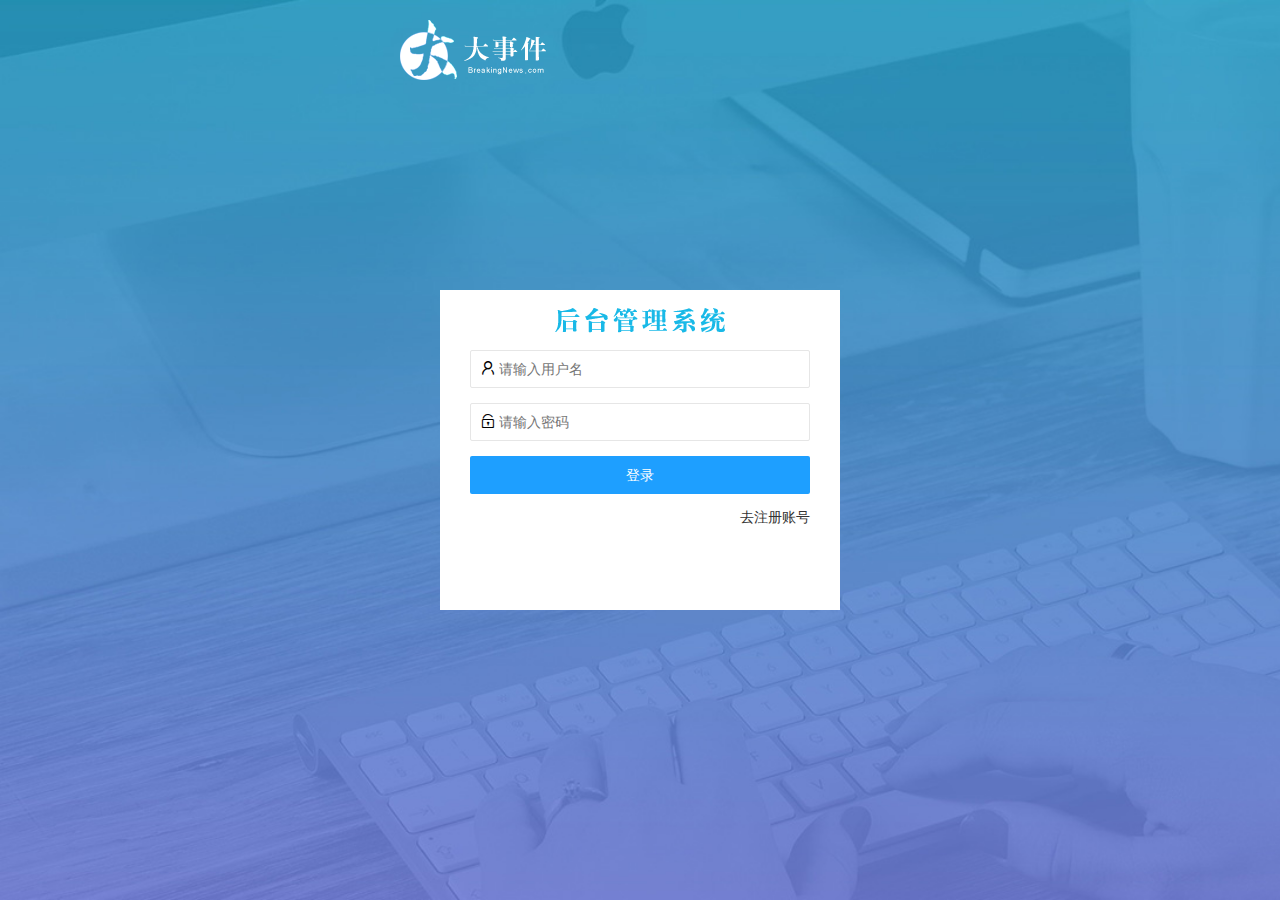
<file: index.html>
<!DOCTYPE html>
<html>

<head>
  <meta charset="utf-8">
  <meta name="viewport" content="width=device-width, initial-scale=1, maximum-scale=1">
  <title>首页</title>
  <link rel="stylesheet" href="/assets/lib/layui/css/layui.css">
  <link rel="stylesheet" href="/assets/css/index.css">
  <link rel="stylesheet" href="/assets/lib/nprogress/nprogress.css">

  <script src="/assets/lib/jquery.js"></script>
  <script src="/assets/lib/nprogress/nprogress.js"></script>
  <script src="/assets/js/commen.js"></script>
  <script src="/assets/js/index.js"></script>
</head>

<body class="layui-layout-body">
  <div class="layui-layout layui-layout-admin">
    <div class="layui-header">
      <div class="layui-logo"><img src="/assets/images/logo.png" alt="大事件"></div>
      <!-- 头部区域（可配合layui已有的水平导航） -->
      <ul class="layui-nav layui-layout-right">
        <li class="layui-nav-item">
          <a href="javascript:;">
            <span class="img-text">L</span>
            <img src="/assets/images/1.jpg" class="layui-nav-img">
            个人中心
          </a>
          <dl class="layui-nav-child">
            <dd><a href="/user/userinfo.html" target="fm">基本资料</a></dd>
            <dd><a href="/user/setavatar.html" target="fm">更换头像</a></dd>
            <dd><a href="/user/resetpwd.html" target="fm">密码重置</a></dd>
          </dl>
        </li>
        <li class="layui-nav-item"><a href="javascript:;" id="exit"><i
              class="layui-icon layui-icon-logout icon-margin"></i>退出</a></li>
      </ul>
    </div>

    <div class="layui-side layui-bg-black">
      <div class="layui-side-scroll">
        <!-- 左侧导航区域（可配合layui已有的垂直导航） -->
        <ul class="layui-nav layui-nav-tree" lay-filter="test" lay-shrink='all'>
          <li class="layui-nav-item layui-this"><a href="/index.html"><i
                class="layui-icon layui-icon-home  icon-margin"></i>首页</a></li>
          <li class="layui-nav-item">
            <a class="" href="javascript:;"><i class="layui-icon layui-icon-list icon-margin"></i>文章管理</a>
            <dl class="layui-nav-child">
              <dd><a href="/article/category.html" target="fm">文章类别</a></dd>
              <dd><a href="/article/article-list.html" target="fm">文章列表</a></dd>
              <dd><a href="/article/publish.html" target="fm">发表文章</a></dd>
            </dl>
          </li>
          <li class="layui-nav-item">
            <a href="javascript:;"><i class="layui-icon layui-icon-username icon-margin"></i>个人中心</a>
            <dl class="layui-nav-child">
              <dd><a href="/user/userinfo.html" target="fm">基本资料</a></dd>
              <dd><a href="/user/setavatar.html" target="fm">更换头像</a></dd>
              <dd><a href="/user/resetpwd.html" target="fm">重置密码</a></dd>
            </dl>
          </li>
        </ul>
      </div>
    </div>

    <div class="layui-body">
      <!-- 内容主体区域 -->
      <iframe src="/home/dashboard.html" name="fm"></iframe>
    </div>

    <div class="layui-footer">
      <!-- 底部固定区域 -->
      <div style="text-align: center;">© www.itheima.com - 黑马程序员 </div>
      <script src="/assets/lib/layui/layui.all.js">
      </script>
      <script>
        //JavaScript代码区域
        layui.use('element', function () {
          var element = layui.element;
        });
      </script>
</body>

</html>
</file>
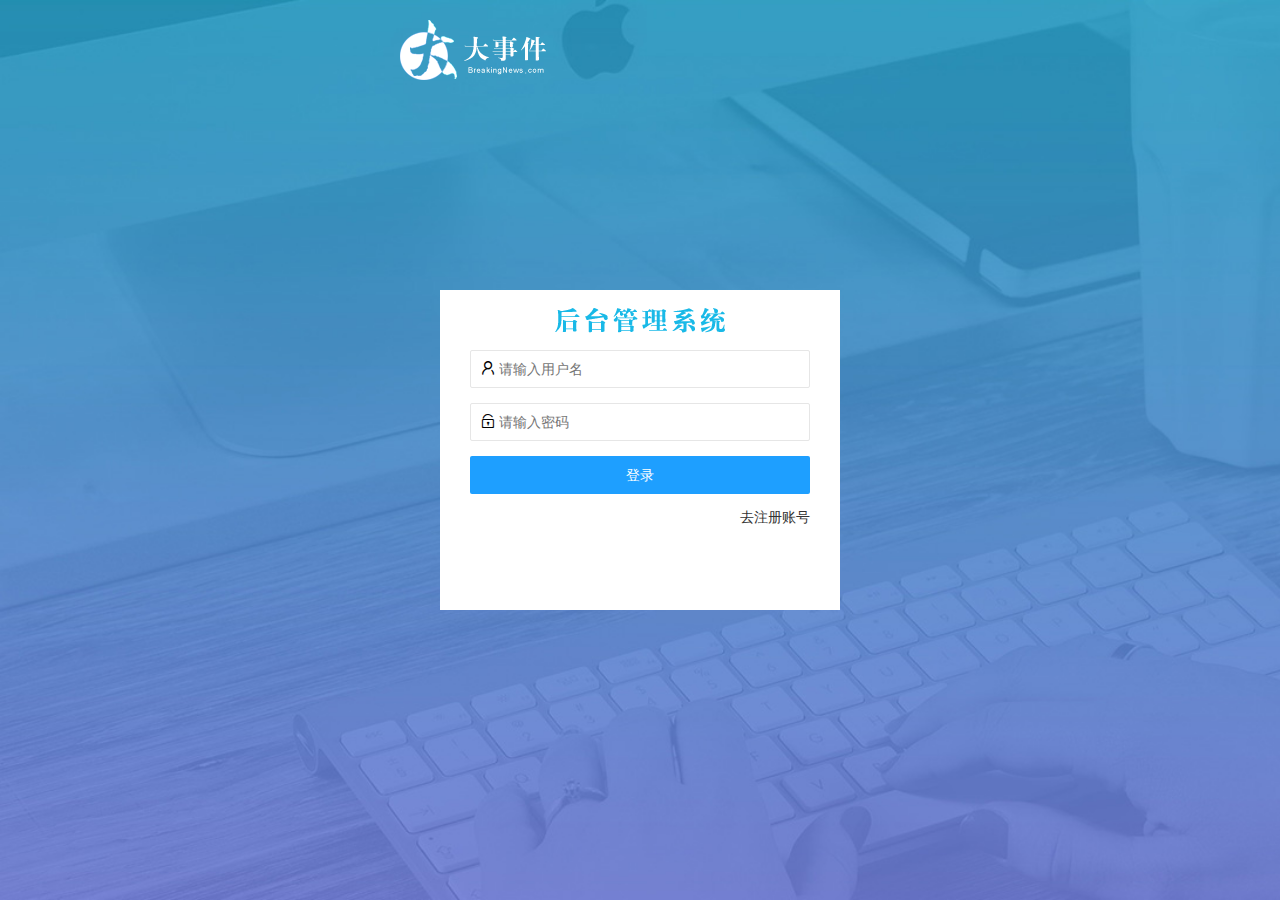
<file: login.html>
<!DOCTYPE html>
<html lang="en">

<head>
  <meta charset="UTF-8">
  <meta name="viewport" content="width=device-width, initial-scale=1.0">
  <title>大事件登录页面</title>
  <!-- css文件 -->
  <!-- / 表示根目录 即bigEvent,只有服务器环境才能使用 -->

  <link rel="stylesheet" href="/assets/lib/layui/css/layui.css">
  <link rel="stylesheet" href="/assets/css/login.css">

  <!-- js文件 -->
  <script src="/assets/lib/jquery.js"></script>
  <script src="/assets/lib/layui/layui.all.js"></script>
  <script src="/assets/js/login.js"></script>
</head>

<body>
  <div class="header">
    <div class="logo">
      <h1><a href="#"><img src="./assets/images/logo.png" alt="大事件"></a></h1>
    </div>
  </div>

  <div class="container">
    <div class="login">
      <h3 class="title"></h3>
      <form class="layui-form" action="">
        <div class="layui-form-item item-ipt">
          <i class="layui-icon layui-icon-username"></i>
          <input type="text" name="username" required lay-verify="required" placeholder="请输入用户名" autocomplete="off"
            class="layui-input">
        </div>
        <div class="layui-form-item item-ipt">
          <i class="layui-icon layui-icon-password"></i>
          <input type="password" name="password" required lay-verify="required" placeholder="请输入密码" autocomplete="off"
            class="layui-input">
        </div>
        <div class="layui-form-item item-ipt">
          <button type="submit" class="layui-btn layui-bg-blue layui-btn-fluid" lay-submit>登录</button>
        </div>
        <a href="#" class="go-reg fr">去注册账号</a>
      </form>
    </div>
    <div class="register">
      <h3 class="title"></h3>
      <form class="layui-form" action="">
        <div class="layui-form-item item-ipt">
          <i class="layui-icon layui-icon-username"></i>
          <input type="text" name="username" required lay-verify="required" placeholder="请输入用户名" autocomplete="off"
            class="layui-input">
        </div>
        <div class="layui-form-item item-ipt">
          <i class="layui-icon layui-icon-password"></i>
          <input type="password" name="password" required lay-verify="required|pwdLength" placeholder="请输入密码"
            autocomplete="off" class="layui-input" id="reg-password">
        </div>
        <div class="layui-form-item item-ipt">
          <i class="layui-icon layui-icon-password"></i>
          <input type="password" required lay-verify="required|checkPwd|pwdLength" placeholder="再次确认密码"
            autocomplete="off" class="layui-input">
        </div>
        <button type="submit" class="layui-btn layui-bg-blue layui-btn-fluid" lay-submit>注册</button>
        <a href="#" class="go-log fr">去登录</a>
      </form>
    </div>
  </div>
  </div>
  <div class="layui-form-item">
</body>

</html>
</file>
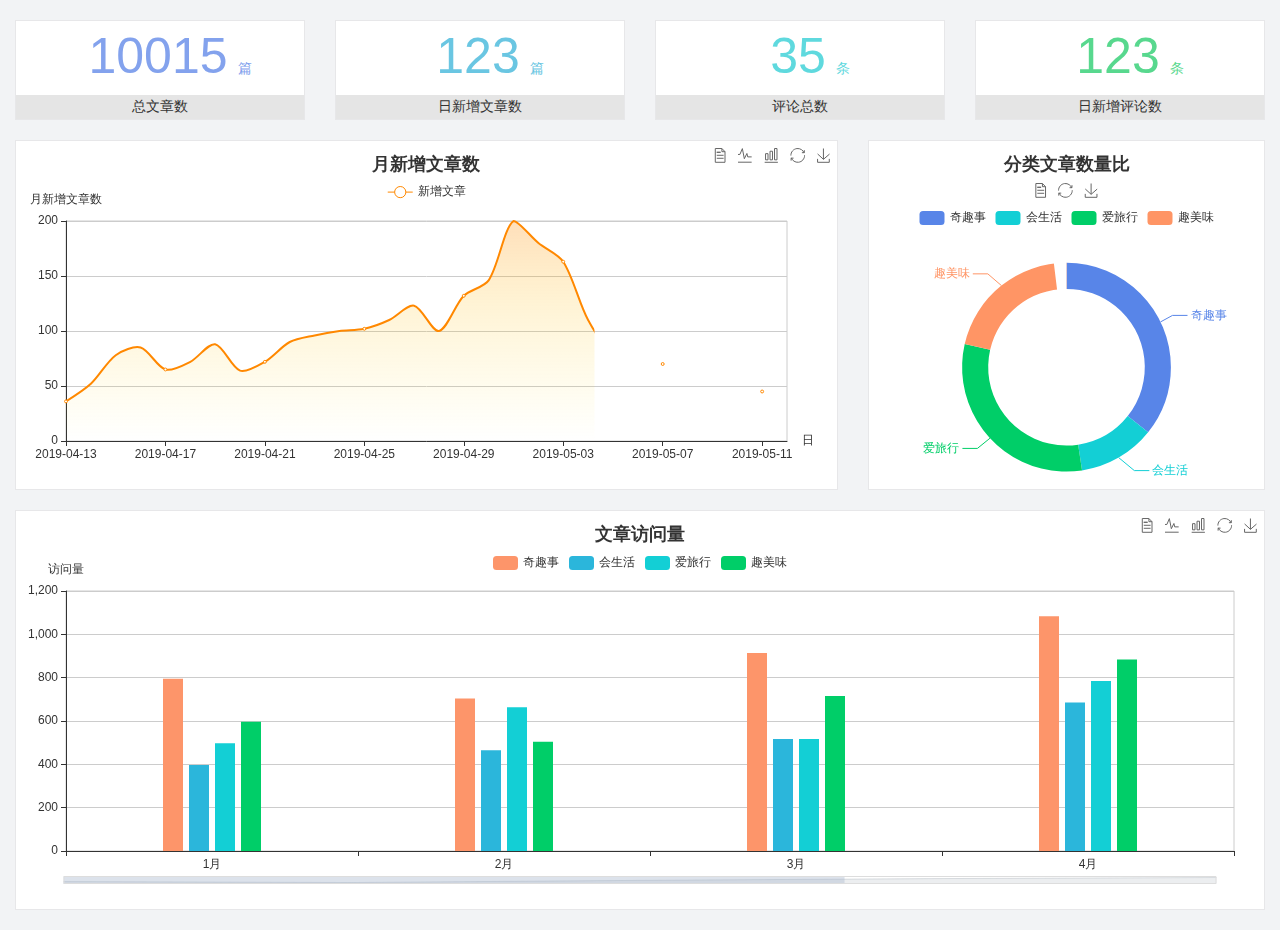
<file: home/dashboard.html>
<!DOCTYPE html>
<html lang="en">

<head>
  <meta charset="UTF-8">
  <meta name="viewport" content="width=device-width, initial-scale=1.0">
  <meta http-equiv="X-UA-Compatible" content="ie=edge">
  <title>图表统计</title>
  <link rel="stylesheet" href="../../assets/lib/bootstrap.css" />
  <link rel="stylesheet" href="../../assets/lib/main.css" />
  <script src="../../assets/lib/jquery.js"></script>
  <script type="text/javascript" src="../../assets/lib/echarts.min.js"></script>
</head>

<body>
  <div class="container-fluid">
    <div class="row spannel_list">
      <div class="col-sm-3 col-xs-6">
        <div class="spannel">
          <em>10015</em><span>篇</span>
          <b>总文章数</b>
        </div>
      </div>
      <div class="col-sm-3 col-xs-6">
        <div class="spannel scolor01">
          <em>123</em><span>篇</span>
          <b>日新增文章数</b>
        </div>
      </div>
      <div class="col-sm-3 col-xs-6">
        <div class="spannel scolor02">
          <em>35</em><span>条</span>
          <b>评论总数</b>
        </div>
      </div>
      <div class="col-sm-3 col-xs-6">
        <div class="spannel scolor03">
          <em>123</em><span>条</span>
          <b>日新增评论数</b>
        </div>
      </div>
    </div>
  </div>

  <div class="container-fluid">
    <div class="row curve-pie">
      <div class="col-lg-8 col-md-8">
        <div class="gragh_pannel" id="curve_show"></div>
      </div>
      <div class="col-lg-4 col-md-4">
        <div class="gragh_pannel" id="pie_show"></div>
      </div>
    </div>
  </div>

  <div class="container-fluid">
    <div class="column_pannel" id="column_show"></div>
  </div>

  <script>
    var oChart = echarts.init(document.getElementById('curve_show'));
    var aList_all = [
      { 'count': 36, 'date': '2019-04-13' },
      { 'count': 52, 'date': '2019-04-14' },
      { 'count': 78, 'date': '2019-04-15' },
      { 'count': 85, 'date': '2019-04-16' },
      { 'count': 65, 'date': '2019-04-17' },
      { 'count': 72, 'date': '2019-04-18' },
      { 'count': 88, 'date': '2019-04-19' },
      { 'count': 64, 'date': '2019-04-20' },
      { 'count': 72, 'date': '2019-04-21' },
      { 'count': 90, 'date': '2019-04-22' },
      { 'count': 96, 'date': '2019-04-23' },
      { 'count': 100, 'date': '2019-04-24' },
      { 'count': 102, 'date': '2019-04-25' },
      { 'count': 110, 'date': '2019-04-26' },
      { 'count': 123, 'date': '2019-04-27' },
      { 'count': 100, 'date': '2019-04-28' },
      { 'count': 132, 'date': '2019-04-29' },
      { 'count': 146, 'date': '2019-04-30' },
      { 'count': 200, 'date': '2019-05-01' },
      { 'count': 180, 'date': '2019-05-02' },
      { 'count': 163, 'date': '2019-05-03' },
      { 'count': 110, 'date': '2019-05-04' },
      { 'count': 80, 'date': '2019-05-05' },
      { 'count': 82, 'date': '2019-05-06' },
      { 'count': 70, 'date': '2019-05-07' },
      { 'count': 65, 'date': '2019-05-08' },
      { 'count': 54, 'date': '2019-05-09' },
      { 'count': 40, 'date': '2019-05-10' },
      { 'count': 45, 'date': '2019-05-11' },
      { 'count': 38, 'date': '2019-05-12' },
    ];

    let aCount = [];
    let aDate = [];

    for (var i = 0; i < aList_all.length; i++) {
      aCount.push(aList_all[i].count);
      aDate.push(aList_all[i].date);
    }

    var chartopt = {
      title: {
        text: '月新增文章数',
        left: 'center',
        top: '10'
      },
      tooltip: {
        trigger: 'axis'
      },
      legend: {
        data: ['新增文章'],
        top: '40'
      },
      toolbox: {
        show: true,
        feature: {
          mark: { show: true },
          dataView: { show: true, readOnly: false },
          magicType: { show: true, type: ['line', 'bar'] },
          restore: { show: true },
          saveAsImage: { show: true }
        }
      },
      calculable: true,
      xAxis: [
        {
          name: '日',
          type: 'category',
          boundaryGap: false,
          data: aDate
        }
      ],
      yAxis: [
        {
          name: '月新增文章数',
          type: 'value'
        }
      ],
      series: [
        {
          name: '新增文章',
          type: 'line',
          smooth: true,
          itemStyle: { normal: { areaStyle: { type: 'default' }, color: '#f80' }, lineStyle: { color: '#f80' } },
          data: aCount
        }],
      areaStyle: {
        normal: {
          color: new echarts.graphic.LinearGradient(0, 0, 0, 1, [{
            offset: 0,
            color: 'rgba(255,136,0,0.39)'
          }, {
            offset: .34,
            color: 'rgba(255,180,0,0.25)'
          }, {
            offset: 1,
            color: 'rgba(255,222,0,0.00)'
          }])

        }
      },
      grid: {
        show: true,
        x: 50,
        x2: 50,
        y: 80,
        height: 220
      }
    };

    oChart.setOption(chartopt);


    var oPie = echarts.init(document.getElementById('pie_show'));
    var oPieopt =
    {
      title: {
        top: 10,
        text: '分类文章数量比',
        x: 'center'
      },
      tooltip: {
        trigger: 'item',
        formatter: "{a} <br/>{b} : {c} ({d}%)"
      },
      color: ['#5885e8', '#13cfd5', '#00ce68', '#ff9565'],
      legend: {
        x: 'center',
        top: 65,
        data: ['奇趣事', '会生活', '爱旅行', '趣美味']
      },
      toolbox: {
        show: true,
        x: 'center',
        top: 35,
        feature: {
          mark: { show: true },
          dataView: { show: true, readOnly: false },
          magicType: {
            show: true,
            type: ['pie', 'funnel'],
            option: {
              funnel: {
                x: '25%',
                width: '50%',
                funnelAlign: 'left',
                max: 1548
              }
            }
          },
          restore: { show: true },
          saveAsImage: { show: true }
        }
      },
      calculable: true,
      series: [
        {
          name: '访问来源',
          type: 'pie',
          radius: ['45%', '60%'],
          center: ['50%', '65%'],
          data: [
            { value: 300, name: '奇趣事' },
            { value: 100, name: '会生活' },
            { value: 260, name: '爱旅行' },
            { value: 180, name: '趣美味' }
          ]
        }
      ]
    };
    oPie.setOption(oPieopt);



    var oColumn = this.echarts.init(document.getElementById('column_show'));
    var oColumnopt =
    {
      title: {
        text: '文章访问量',
        left: 'center',
        top: '10'
      },
      tooltip: {
        trigger: 'axis'
      },
      legend: {
        data: ['奇趣事', '会生活', '爱旅行', '趣美味'],
        top: '40'
      },
      toolbox: {
        show: true,
        feature: {
          mark: { show: true },
          dataView: { show: true, readOnly: false },
          magicType: { show: true, type: ['line', 'bar'] },
          restore: { show: true },
          saveAsImage: { show: true }
        }
      },
      calculable: true,
      xAxis: [
        {
          type: 'category',
          data: ['1月', '2月', '3月', '4月', '5月']
        }
      ],
      yAxis: [
        {
          name: '访问量',
          type: 'value'
        }
      ],
      series: [
        {
          name: '奇趣事',
          type: 'bar',
          barWidth: 20,
          itemStyle: {
            normal: { areaStyle: { type: 'default' }, color: '#fd956a' }
          },
          data: [800, 708, 920, 1090, 1200]
        },
        {
          name: '会生活',
          type: 'bar',
          barWidth: 20,
          itemStyle: {
            normal: { areaStyle: { type: 'default' }, color: '#2bb6db' }
          },
          data: [400, 468, 520, 690, 800]
        },
        {
          name: '爱旅行',
          type: 'bar',
          barWidth: 20,
          itemStyle: {
            normal: { areaStyle: { type: 'default' }, color: '#13cfd5' }
          },
          data: [500, 668, 520, 790, 900]
        },
        {
          name: '趣美味',
          type: 'bar',
          barWidth: 20,
          itemStyle: {
            normal: { areaStyle: { type: 'default' }, color: '#00ce68' }
          },
          data: [600, 508, 720, 890, 1000]
        }
      ],
      grid: {
        show: true,
        x: 50,
        x2: 30,
        y: 80,
        height: 260
      },
      dataZoom: [//给x轴设置滚动条
        {
          start: 0,//默认为0
          end: 100 - 1000 / 31,//默认为100
          type: 'slider',
          show: true,
          xAxisIndex: [0],
          handleSize: 0,//滑动条的 左右2个滑动条的大小
          height: 8,//组件高度
          left: 45, //左边的距离
          right: 50,//右边的距离
          bottom: 26,//右边的距离
          handleColor: '#ddd',//h滑动图标的颜色
          handleStyle: {
            borderColor: "#cacaca",
            borderWidth: "1",
            shadowBlur: 2,
            background: "#ddd",
            shadowColor: "#ddd",
          }
        }]
    };
    oColumn.setOption(oColumnopt);
  </script>
</body>

</html>
</file>
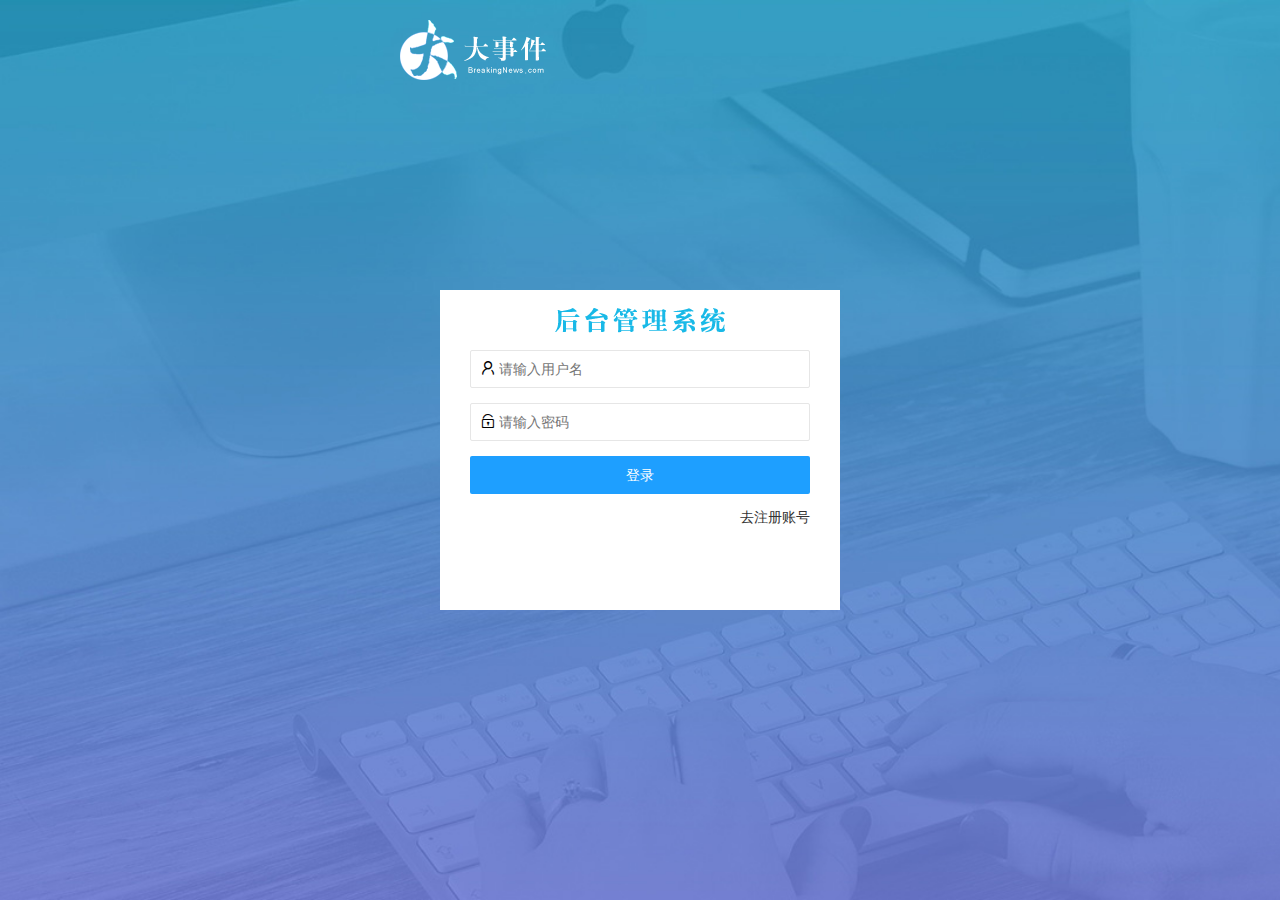
<file: user/setavatar.html>
<!DOCTYPE html>
<html lang="en">

<head>
  <meta charset="UTF-8">
  <meta name="viewport" content="width=device-width, initial-scale=1.0">
  <title>更换头像</title>
  <link rel="stylesheet" href="/assets/lib/layui/css/layui.css">
  <link rel="stylesheet" href="/assets/lib/nprogress/nprogress.css">
  <link rel="stylesheet" href="/assets/lib/cropper/cropper.css">
  <link rel="stylesheet" href="/assets/css/user/setavatar.css">

  <script src="/assets/lib/jquery.js"></script>
  <script src="/assets/lib/cropper/Cropper.js"></script>
  <script src="/assets/lib/cropper/jquery-cropper.js"></script>
  <script src="/assets/lib/layui/layui.all.js"></script>
  <script src="/assets/lib/nprogress/nprogress.js"></script>
  <script src="/assets/js/commen.js"></script>
  <script src="/assets/js/user/setavatar.js"></script>
</head>

<body>
  <div class="layui-card">
    <div class="layui-card-header">更换头像</div>
    <div class="layui-card-body">
      <!-- 第一行的图片裁剪和预览区域 -->
      <div class="row1">
        <!-- 图片裁剪区域 -->
        <div class="cropper-box">
          <!-- 这个 img 标签很重要，将来会把它初始化为裁剪区域 -->
          <img id="image" src="/assets/images/sample.jpg" />
        </div>
        <!-- 图片的预览区域 -->
        <div class="preview-box">
          <div>
            <!-- 宽高为 100px 的预览区域 -->
            <div class="img-preview w100"></div>
            <p class="size">100 x 100</p>
          </div>
          <div>
            <!-- 宽高为 50px 的预览区域 -->
            <div class="img-preview w50"></div>
            <p class="size">50 x 50</p>
          </div>
        </div>
      </div>

      <!-- 第二行的按钮区域 -->
      <div class="row2">
        <input type="file" id="file" style="display: none;">
        <button id='upload' type="button" class="layui-btn">上传</button>
        <button id='sure' type="button" class="layui-btn layui-btn-danger">确定</button>
      </div>
    </div>
  </div>
</body>

</html>
</file>
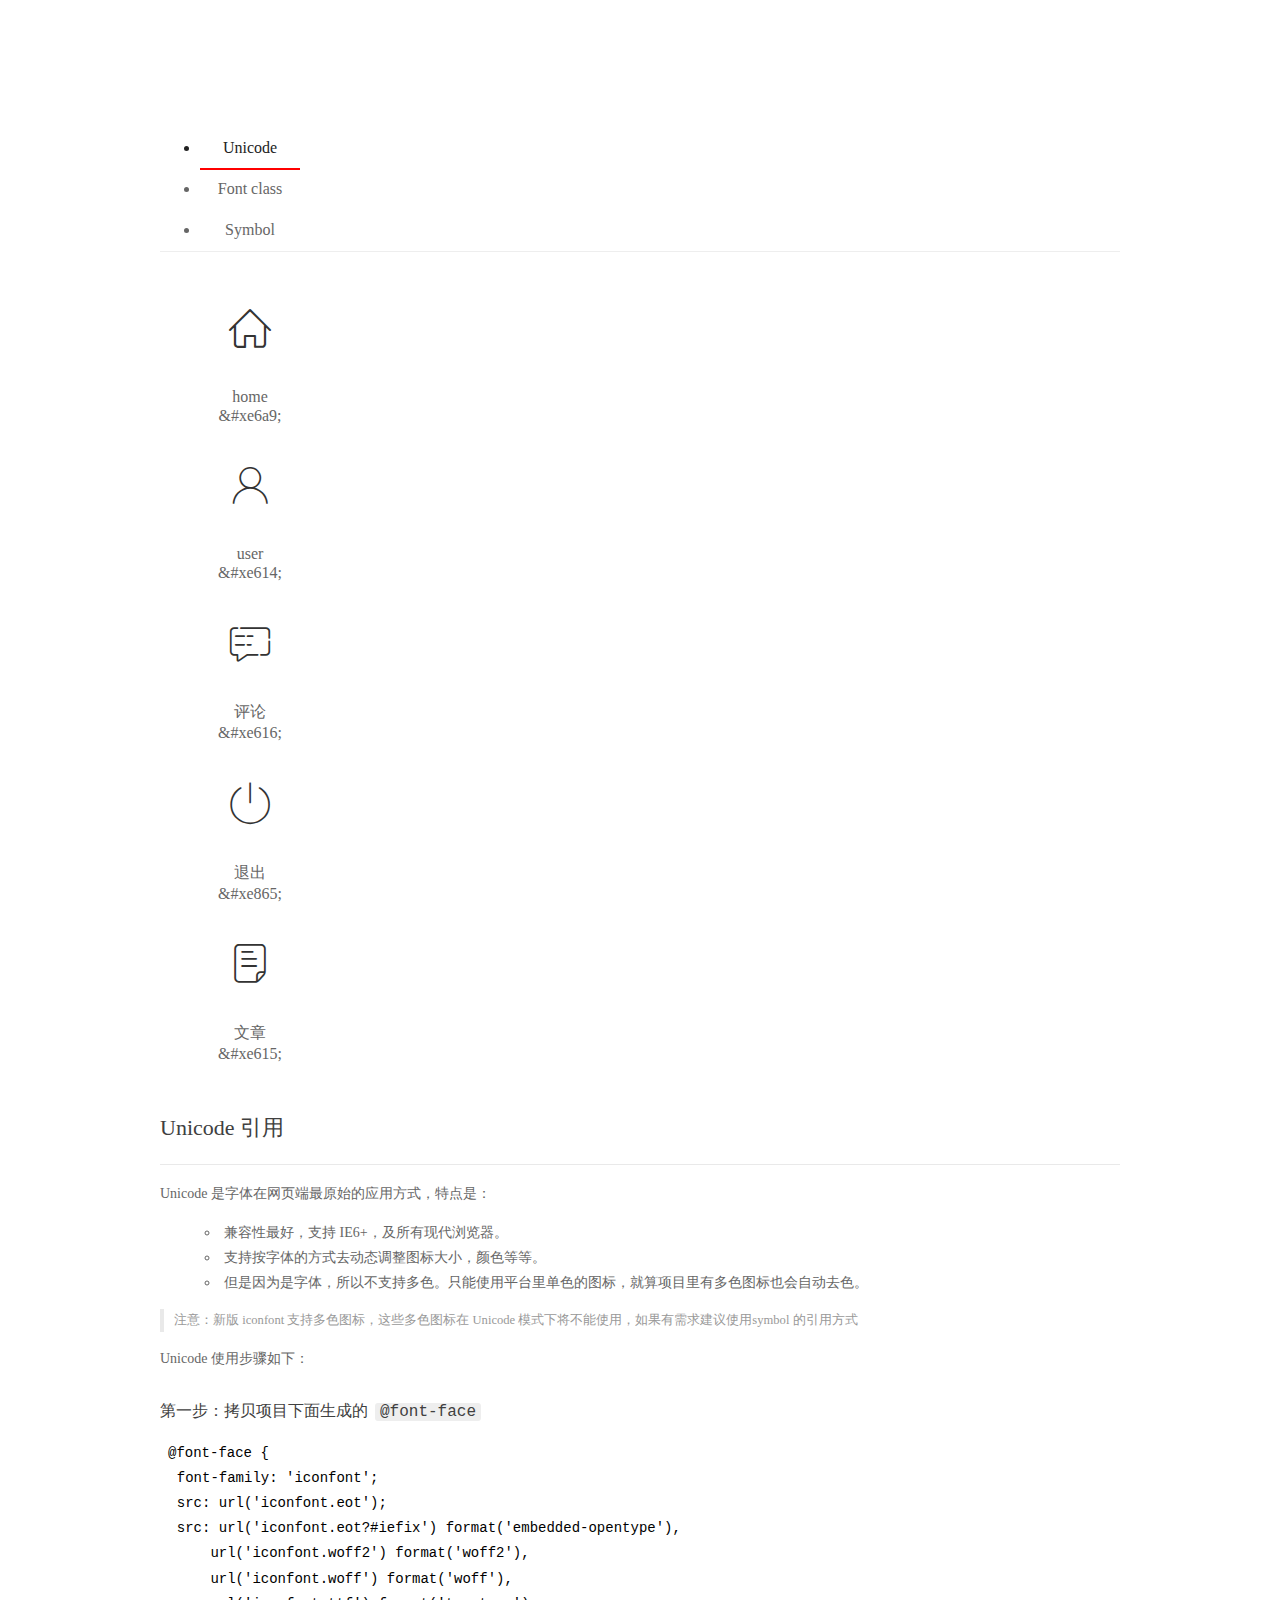
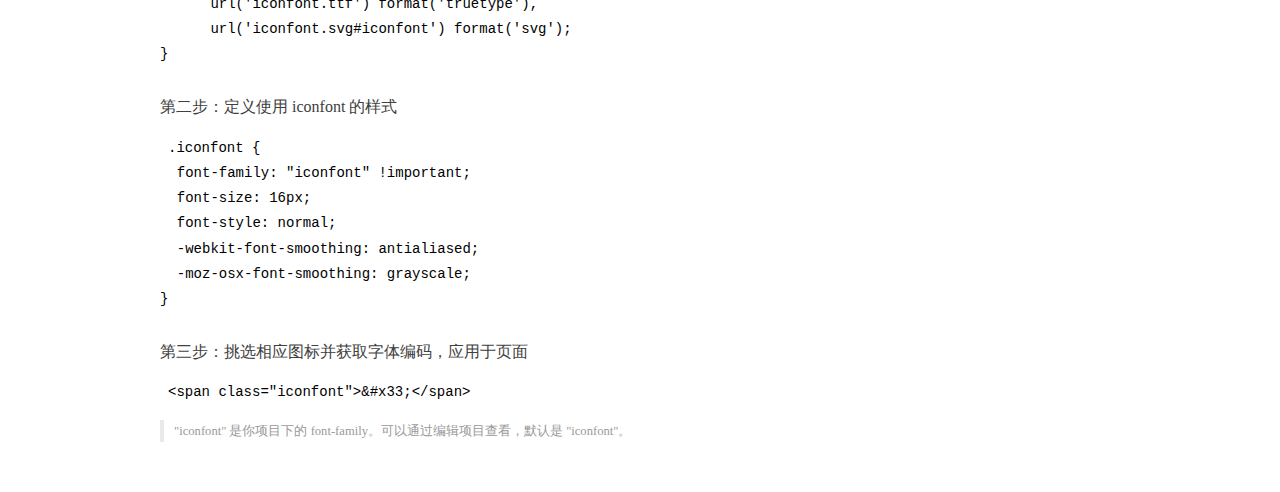
<file: assets/fonts/demo_index.html>
<!DOCTYPE html>
<html>
<head>
  <meta charset="utf-8"/>
  <title>IconFont Demo</title>
  <link rel="shortcut icon" href="https://gtms04.alicdn.com/tps/i4/TB1_oz6GVXXXXaFXpXXJDFnIXXX-64-64.ico" type="image/x-icon"/>
  <link rel="stylesheet" href="https://g.alicdn.com/thx/cube/1.3.2/cube.min.css">
  <link rel="stylesheet" href="demo.css">
  <link rel="stylesheet" href="iconfont.css">
  <script src="iconfont.js"></script>
  <!-- jQuery -->
  <script src="https://a1.alicdn.com/oss/uploads/2018/12/26/7bfddb60-08e8-11e9-9b04-53e73bb6408b.js"></script>
  <!-- 代码高亮 -->
  <script src="https://a1.alicdn.com/oss/uploads/2018/12/26/a3f714d0-08e6-11e9-8a15-ebf944d7534c.js"></script>
</head>
<body>
  <div class="main">
    <h1 class="logo"><a href="https://www.iconfont.cn/" title="iconfont 首页" target="_blank">&#xe86b;</a></h1>
    <div class="nav-tabs">
      <ul id="tabs" class="dib-box">
        <li class="dib active"><span>Unicode</span></li>
        <li class="dib"><span>Font class</span></li>
        <li class="dib"><span>Symbol</span></li>
      </ul>
      
    </div>
    <div class="tab-container">
      <div class="content unicode" style="display: block;">
          <ul class="icon_lists dib-box">
          
            <li class="dib">
              <span class="icon iconfont">&#xe6a9;</span>
                <div class="name">home</div>
                <div class="code-name">&amp;#xe6a9;</div>
              </li>
          
            <li class="dib">
              <span class="icon iconfont">&#xe614;</span>
                <div class="name">user</div>
                <div class="code-name">&amp;#xe614;</div>
              </li>
          
            <li class="dib">
              <span class="icon iconfont">&#xe616;</span>
                <div class="name">评论</div>
                <div class="code-name">&amp;#xe616;</div>
              </li>
          
            <li class="dib">
              <span class="icon iconfont">&#xe865;</span>
                <div class="name">退出</div>
                <div class="code-name">&amp;#xe865;</div>
              </li>
          
            <li class="dib">
              <span class="icon iconfont">&#xe615;</span>
                <div class="name">文章</div>
                <div class="code-name">&amp;#xe615;</div>
              </li>
          
          </ul>
          <div class="article markdown">
          <h2 id="unicode-">Unicode 引用</h2>
          <hr>

          <p>Unicode 是字体在网页端最原始的应用方式，特点是：</p>
          <ul>
            <li>兼容性最好，支持 IE6+，及所有现代浏览器。</li>
            <li>支持按字体的方式去动态调整图标大小，颜色等等。</li>
            <li>但是因为是字体，所以不支持多色。只能使用平台里单色的图标，就算项目里有多色图标也会自动去色。</li>
          </ul>
          <blockquote>
            <p>注意：新版 iconfont 支持多色图标，这些多色图标在 Unicode 模式下将不能使用，如果有需求建议使用symbol 的引用方式</p>
          </blockquote>
          <p>Unicode 使用步骤如下：</p>
          <h3 id="-font-face">第一步：拷贝项目下面生成的 <code>@font-face</code></h3>
<pre><code class="language-css"
>@font-face {
  font-family: 'iconfont';
  src: url('iconfont.eot');
  src: url('iconfont.eot?#iefix') format('embedded-opentype'),
      url('iconfont.woff2') format('woff2'),
      url('iconfont.woff') format('woff'),
      url('iconfont.ttf') format('truetype'),
      url('iconfont.svg#iconfont') format('svg');
}
</code></pre>
          <h3 id="-iconfont-">第二步：定义使用 iconfont 的样式</h3>
<pre><code class="language-css"
>.iconfont {
  font-family: "iconfont" !important;
  font-size: 16px;
  font-style: normal;
  -webkit-font-smoothing: antialiased;
  -moz-osx-font-smoothing: grayscale;
}
</code></pre>
          <h3 id="-">第三步：挑选相应图标并获取字体编码，应用于页面</h3>
<pre>
<code class="language-html"
>&lt;span class="iconfont"&gt;&amp;#x33;&lt;/span&gt;
</code></pre>
          <blockquote>
            <p>"iconfont" 是你项目下的 font-family。可以通过编辑项目查看，默认是 "iconfont"。</p>
          </blockquote>
          </div>
      </div>
      <div class="content font-class">
        <ul class="icon_lists dib-box">
          
          <li class="dib">
            <span class="icon iconfont icon-home"></span>
            <div class="name">
              home
            </div>
            <div class="code-name">.icon-home
            </div>
          </li>
          
          <li class="dib">
            <span class="icon iconfont icon-user"></span>
            <div class="name">
              user
            </div>
            <div class="code-name">.icon-user
            </div>
          </li>
          
          <li class="dib">
            <span class="icon iconfont icon-pinglun"></span>
            <div class="name">
              评论
            </div>
            <div class="code-name">.icon-pinglun
            </div>
          </li>
          
          <li class="dib">
            <span class="icon iconfont icon-tuichu"></span>
            <div class="name">
              退出
            </div>
            <div class="code-name">.icon-tuichu
            </div>
          </li>
          
          <li class="dib">
            <span class="icon iconfont icon-16"></span>
            <div class="name">
              文章
            </div>
            <div class="code-name">.icon-16
            </div>
          </li>
          
        </ul>
        <div class="article markdown">
        <h2 id="font-class-">font-class 引用</h2>
        <hr>

        <p>font-class 是 Unicode 使用方式的一种变种，主要是解决 Unicode 书写不直观，语意不明确的问题。</p>
        <p>与 Unicode 使用方式相比，具有如下特点：</p>
        <ul>
          <li>兼容性良好，支持 IE8+，及所有现代浏览器。</li>
          <li>相比于 Unicode 语意明确，书写更直观。可以很容易分辨这个 icon 是什么。</li>
          <li>因为使用 class 来定义图标，所以当要替换图标时，只需要修改 class 里面的 Unicode 引用。</li>
          <li>不过因为本质上还是使用的字体，所以多色图标还是不支持的。</li>
        </ul>
        <p>使用步骤如下：</p>
        <h3 id="-fontclass-">第一步：引入项目下面生成的 fontclass 代码：</h3>
<pre><code class="language-html">&lt;link rel="stylesheet" href="./iconfont.css"&gt;
</code></pre>
        <h3 id="-">第二步：挑选相应图标并获取类名，应用于页面：</h3>
<pre><code class="language-html">&lt;span class="iconfont icon-xxx"&gt;&lt;/span&gt;
</code></pre>
        <blockquote>
          <p>"
            iconfont" 是你项目下的 font-family。可以通过编辑项目查看，默认是 "iconfont"。</p>
        </blockquote>
      </div>
      </div>
      <div class="content symbol">
          <ul class="icon_lists dib-box">
          
            <li class="dib">
                <svg class="icon svg-icon" aria-hidden="true">
                  <use xlink:href="#icon-home"></use>
                </svg>
                <div class="name">home</div>
                <div class="code-name">#icon-home</div>
            </li>
          
            <li class="dib">
                <svg class="icon svg-icon" aria-hidden="true">
                  <use xlink:href="#icon-user"></use>
                </svg>
                <div class="name">user</div>
                <div class="code-name">#icon-user</div>
            </li>
          
            <li class="dib">
                <svg class="icon svg-icon" aria-hidden="true">
                  <use xlink:href="#icon-pinglun"></use>
                </svg>
                <div class="name">评论</div>
                <div class="code-name">#icon-pinglun</div>
            </li>
          
            <li class="dib">
                <svg class="icon svg-icon" aria-hidden="true">
                  <use xlink:href="#icon-tuichu"></use>
                </svg>
                <div class="name">退出</div>
                <div class="code-name">#icon-tuichu</div>
            </li>
          
            <li class="dib">
                <svg class="icon svg-icon" aria-hidden="true">
                  <use xlink:href="#icon-16"></use>
                </svg>
                <div class="name">文章</div>
                <div class="code-name">#icon-16</div>
            </li>
          
          </ul>
          <div class="article markdown">
          <h2 id="symbol-">Symbol 引用</h2>
          <hr>

          <p>这是一种全新的使用方式，应该说这才是未来的主流，也是平台目前推荐的用法。相关介绍可以参考这篇<a href="">文章</a>
            这种用法其实是做了一个 SVG 的集合，与另外两种相比具有如下特点：</p>
          <ul>
            <li>支持多色图标了，不再受单色限制。</li>
            <li>通过一些技巧，支持像字体那样，通过 <code>font-size</code>, <code>color</code> 来调整样式。</li>
            <li>兼容性较差，支持 IE9+，及现代浏览器。</li>
            <li>浏览器渲染 SVG 的性能一般，还不如 png。</li>
          </ul>
          <p>使用步骤如下：</p>
          <h3 id="-symbol-">第一步：引入项目下面生成的 symbol 代码：</h3>
<pre><code class="language-html">&lt;script src="./iconfont.js"&gt;&lt;/script&gt;
</code></pre>
          <h3 id="-css-">第二步：加入通用 CSS 代码（引入一次就行）：</h3>
<pre><code class="language-html">&lt;style&gt;
.icon {
  width: 1em;
  height: 1em;
  vertical-align: -0.15em;
  fill: currentColor;
  overflow: hidden;
}
&lt;/style&gt;
</code></pre>
          <h3 id="-">第三步：挑选相应图标并获取类名，应用于页面：</h3>
<pre><code class="language-html">&lt;svg class="icon" aria-hidden="true"&gt;
  &lt;use xlink:href="#icon-xxx"&gt;&lt;/use&gt;
&lt;/svg&gt;
</code></pre>
          </div>
      </div>

    </div>
  </div>
  <script>
  $(document).ready(function () {
      $('.tab-container .content:first').show()

      $('#tabs li').click(function (e) {
        var tabContent = $('.tab-container .content')
        var index = $(this).index()

        if ($(this).hasClass('active')) {
          return
        } else {
          $('#tabs li').removeClass('active')
          $(this).addClass('active')

          tabContent.hide().eq(index).fadeIn()
        }
      })
    })
  </script>
</body>
</html>
</file>
<file: assets/lib/layui/css/layui.css>
/** layui-v2.5.6 MIT License By https://www.layui.com */
 .layui-inline,img{display:inline-block;vertical-align:middle}h1,h2,h3,h4,h5,h6{font-weight:400}.layui-edge,.layui-header,.layui-inline,.layui-main{position:relative}.layui-body,.layui-edge,.layui-elip{overflow:hidden}.layui-btn,.layui-edge,.layui-inline,img{vertical-align:middle}.layui-btn,.layui-disabled,.layui-icon,.layui-unselect{-moz-user-select:none;-webkit-user-select:none;-ms-user-select:none}.layui-elip,.layui-form-checkbox span,.layui-form-pane .layui-form-label{text-overflow:ellipsis;white-space:nowrap}.layui-breadcrumb,.layui-tree-btnGroup{visibility:hidden}blockquote,body,button,dd,div,dl,dt,form,h1,h2,h3,h4,h5,h6,input,li,ol,p,pre,td,textarea,th,ul{margin:0;padding:0;-webkit-tap-highlight-color:rgba(0,0,0,0)}a:active,a:hover{outline:0}img{border:none}li{list-style:none}table{border-collapse:collapse;border-spacing:0}h4,h5,h6{font-size:100%}button,input,optgroup,option,select,textarea{font-family:inherit;font-size:inherit;font-style:inherit;font-weight:inherit;outline:0}pre{white-space:pre-wrap;white-space:-moz-pre-wrap;white-space:-pre-wrap;white-space:-o-pre-wrap;word-wrap:break-word}body{line-height:24px;font:14px Helvetica Neue,Helvetica,PingFang SC,Tahoma,Arial,sans-serif}hr{height:1px;margin:10px 0;border:0;clear:both}a{color:#333;text-decoration:none}a:hover{color:#777}a cite{font-style:normal;*cursor:pointer}.layui-border-box,.layui-border-box *{box-sizing:border-box}.layui-box,.layui-box *{box-sizing:content-box}.layui-clear{clear:both;*zoom:1}.layui-clear:after{content:'\20';clear:both;*zoom:1;display:block;height:0}.layui-inline{*display:inline;*zoom:1}.layui-edge{display:inline-block;width:0;height:0;border-width:6px;border-style:dashed;border-color:transparent}.layui-edge-top{top:-4px;border-bottom-color:#999;border-bottom-style:solid}.layui-edge-right{border-left-color:#999;border-left-style:solid}.layui-edge-bottom{top:2px;border-top-color:#999;border-top-style:solid}.layui-edge-left{border-right-color:#999;border-right-style:solid}.layui-disabled,.layui-disabled:hover{color:#d2d2d2!important;cursor:not-allowed!important}.layui-circle{border-radius:100%}.layui-show{display:block!important}.layui-hide{display:none!important}@font-face{font-family:layui-icon;src:url(../font/iconfont.eot?v=256);src:url(../font/iconfont.eot?v=256#iefix) format('embedded-opentype'),url(../font/iconfont.woff2?v=256) format('woff2'),url(../font/iconfont.woff?v=256) format('woff'),url(../font/iconfont.ttf?v=256) format('truetype'),url(../font/iconfont.svg?v=256#layui-icon) format('svg')}.layui-icon{font-family:layui-icon!important;font-size:16px;font-style:normal;-webkit-font-smoothing:antialiased;-moz-osx-font-smoothing:grayscale}.layui-icon-reply-fill:before{content:"\e611"}.layui-icon-set-fill:before{content:"\e614"}.layui-icon-menu-fill:before{content:"\e60f"}.layui-icon-search:before{content:"\e615"}.layui-icon-share:before{content:"\e641"}.layui-icon-set-sm:before{content:"\e620"}.layui-icon-engine:before{content:"\e628"}.layui-icon-close:before{content:"\1006"}.layui-icon-close-fill:before{content:"\1007"}.layui-icon-chart-screen:before{content:"\e629"}.layui-icon-star:before{content:"\e600"}.layui-icon-circle-dot:before{content:"\e617"}.layui-icon-chat:before{content:"\e606"}.layui-icon-release:before{content:"\e609"}.layui-icon-list:before{content:"\e60a"}.layui-icon-chart:before{content:"\e62c"}.layui-icon-ok-circle:before{content:"\1005"}.layui-icon-layim-theme:before{content:"\e61b"}.layui-icon-table:before{content:"\e62d"}.layui-icon-right:before{content:"\e602"}.layui-icon-left:before{content:"\e603"}.layui-icon-cart-simple:before{content:"\e698"}.layui-icon-face-cry:before{content:"\e69c"}.layui-icon-face-smile:before{content:"\e6af"}.layui-icon-survey:before{content:"\e6b2"}.layui-icon-tree:before{content:"\e62e"}.layui-icon-ie:before{content:"\e7bb"}.layui-icon-upload-circle:before{content:"\e62f"}.layui-icon-add-circle:before{content:"\e61f"}.layui-icon-download-circle:before{content:"\e601"}.layui-icon-templeate-1:before{content:"\e630"}.layui-icon-util:before{content:"\e631"}.layui-icon-face-surprised:before{content:"\e664"}.layui-icon-edit:before{content:"\e642"}.layui-icon-speaker:before{content:"\e645"}.layui-icon-down:before{content:"\e61a"}.layui-icon-file:before{content:"\e621"}.layui-icon-layouts:before{content:"\e632"}.layui-icon-rate-half:before{content:"\e6c9"}.layui-icon-add-circle-fine:before{content:"\e608"}.layui-icon-prev-circle:before{content:"\e633"}.layui-icon-read:before{content:"\e705"}.layui-icon-404:before{content:"\e61c"}.layui-icon-carousel:before{content:"\e634"}.layui-icon-help:before{content:"\e607"}.layui-icon-code-circle:before{content:"\e635"}.layui-icon-windows:before{content:"\e67f"}.layui-icon-water:before{content:"\e636"}.layui-icon-username:before{content:"\e66f"}.layui-icon-find-fill:before{content:"\e670"}.layui-icon-about:before{content:"\e60b"}.layui-icon-location:before{content:"\e715"}.layui-icon-up:before{content:"\e619"}.layui-icon-pause:before{content:"\e651"}.layui-icon-date:before{content:"\e637"}.layui-icon-layim-uploadfile:before{content:"\e61d"}.layui-icon-delete:before{content:"\e640"}.layui-icon-play:before{content:"\e652"}.layui-icon-top:before{content:"\e604"}.layui-icon-firefox:before{content:"\e686"}.layui-icon-friends:before{content:"\e612"}.layui-icon-refresh-3:before{content:"\e9aa"}.layui-icon-ok:before{content:"\e605"}.layui-icon-layer:before{content:"\e638"}.layui-icon-face-smile-fine:before{content:"\e60c"}.layui-icon-dollar:before{content:"\e659"}.layui-icon-group:before{content:"\e613"}.layui-icon-layim-download:before{content:"\e61e"}.layui-icon-picture-fine:before{content:"\e60d"}.layui-icon-link:before{content:"\e64c"}.layui-icon-diamond:before{content:"\e735"}.layui-icon-log:before{content:"\e60e"}.layui-icon-key:before{content:"\e683"}.layui-icon-rate-solid:before{content:"\e67a"}.layui-icon-fonts-del:before{content:"\e64f"}.layui-icon-unlink:before{content:"\e64d"}.layui-icon-fonts-clear:before{content:"\e639"}.layui-icon-triangle-r:before{content:"\e623"}.layui-icon-circle:before{content:"\e63f"}.layui-icon-radio:before{content:"\e643"}.layui-icon-align-center:before{content:"\e647"}.layui-icon-align-right:before{content:"\e648"}.layui-icon-align-left:before{content:"\e649"}.layui-icon-loading-1:before{content:"\e63e"}.layui-icon-return:before{content:"\e65c"}.layui-icon-fonts-strong:before{content:"\e62b"}.layui-icon-upload:before{content:"\e67c"}.layui-icon-dialogue:before{content:"\e63a"}.layui-icon-video:before{content:"\e6ed"}.layui-icon-headset:before{content:"\e6fc"}.layui-icon-cellphone-fine:before{content:"\e63b"}.layui-icon-add-1:before{content:"\e654"}.layui-icon-face-smile-b:before{content:"\e650"}.layui-icon-fonts-html:before{content:"\e64b"}.layui-icon-screen-full:before{content:"\e622"}.layui-icon-form:before{content:"\e63c"}.layui-icon-cart:before{content:"\e657"}.layui-icon-camera-fill:before{content:"\e65d"}.layui-icon-tabs:before{content:"\e62a"}.layui-icon-heart-fill:before{content:"\e68f"}.layui-icon-fonts-code:before{content:"\e64e"}.layui-icon-ios:before{content:"\e680"}.layui-icon-at:before{content:"\e687"}.layui-icon-fire:before{content:"\e756"}.layui-icon-set:before{content:"\e716"}.layui-icon-fonts-u:before{content:"\e646"}.layui-icon-triangle-d:before{content:"\e625"}.layui-icon-tips:before{content:"\e702"}.layui-icon-picture:before{content:"\e64a"}.layui-icon-more-vertical:before{content:"\e671"}.layui-icon-bluetooth:before{content:"\e689"}.layui-icon-flag:before{content:"\e66c"}.layui-icon-loading:before{content:"\e63d"}.layui-icon-fonts-i:before{content:"\e644"}.layui-icon-refresh-1:before{content:"\e666"}.layui-icon-rmb:before{content:"\e65e"}.layui-icon-addition:before{content:"\e624"}.layui-icon-home:before{content:"\e68e"}.layui-icon-time:before{content:"\e68d"}.layui-icon-user:before{content:"\e770"}.layui-icon-notice:before{content:"\e667"}.layui-icon-chrome:before{content:"\e68a"}.layui-icon-edge:before{content:"\e68b"}.layui-icon-login-weibo:before{content:"\e675"}.layui-icon-voice:before{content:"\e688"}.layui-icon-upload-drag:before{content:"\e681"}.layui-icon-login-qq:before{content:"\e676"}.layui-icon-snowflake:before{content:"\e6b1"}.layui-icon-heart:before{content:"\e68c"}.layui-icon-logout:before{content:"\e682"}.layui-icon-file-b:before{content:"\e655"}.layui-icon-template:before{content:"\e663"}.layui-icon-transfer:before{content:"\e691"}.layui-icon-auz:before{content:"\e672"}.layui-icon-console:before{content:"\e665"}.layui-icon-app:before{content:"\e653"}.layui-icon-prev:before{content:"\e65a"}.layui-icon-website:before{content:"\e7ae"}.layui-icon-next:before{content:"\e65b"}.layui-icon-component:before{content:"\e857"}.layui-icon-android:before{content:"\e684"}.layui-icon-more:before{content:"\e65f"}.layui-icon-login-wechat:before{content:"\e677"}.layui-icon-shrink-right:before{content:"\e668"}.layui-icon-spread-left:before{content:"\e66b"}.layui-icon-camera:before{content:"\e660"}.layui-icon-note:before{content:"\e66e"}.layui-icon-refresh:before{content:"\e669"}.layui-icon-female:before{content:"\e661"}.layui-icon-male:before{content:"\e662"}.layui-icon-screen-restore:before{content:"\e758"}.layui-icon-password:before{content:"\e673"}.layui-icon-senior:before{content:"\e674"}.layui-icon-theme:before{content:"\e66a"}.layui-icon-tread:before{content:"\e6c5"}.layui-icon-praise:before{content:"\e6c6"}.layui-icon-star-fill:before{content:"\e658"}.layui-icon-rate:before{content:"\e67b"}.layui-icon-template-1:before{content:"\e656"}.layui-icon-vercode:before{content:"\e679"}.layui-icon-service:before{content:"\e626"}.layui-icon-cellphone:before{content:"\e678"}.layui-icon-print:before{content:"\e66d"}.layui-icon-cols:before{content:"\e610"}.layui-icon-wifi:before{content:"\e7e0"}.layui-icon-export:before{content:"\e67d"}.layui-icon-rss:before{content:"\e808"}.layui-icon-slider:before{content:"\e714"}.layui-icon-email:before{content:"\e618"}.layui-icon-subtraction:before{content:"\e67e"}.layui-icon-mike:before{content:"\e6dc"}.layui-icon-light:before{content:"\e748"}.layui-icon-gift:before{content:"\e627"}.layui-icon-mute:before{content:"\e685"}.layui-icon-reduce-circle:before{content:"\e616"}.layui-icon-music:before{content:"\e690"}.layui-main{width:1140px;margin:0 auto}.layui-header{z-index:1000;height:60px}.layui-header a:hover{transition:all .5s;-webkit-transition:all .5s}.layui-side{position:fixed;left:0;top:0;bottom:0;z-index:999;width:200px;overflow-x:hidden}.layui-side-scroll{position:relative;width:220px;height:100%;overflow-x:hidden}.layui-body{position:absolute;left:200px;right:0;top:0;bottom:0;z-index:998;width:auto;overflow-y:auto;box-sizing:border-box}.layui-layout-body{overflow:hidden}.layui-layout-admin .layui-header{background-color:#23262E}.layui-layout-admin .layui-side{top:60px;width:200px;overflow-x:hidden}.layui-layout-admin .layui-body{position:fixed;top:60px;bottom:44px}.layui-layout-admin .layui-main{width:auto;margin:0 15px}.layui-layout-admin .layui-footer{position:fixed;left:200px;right:0;bottom:0;height:44px;line-height:44px;padding:0 15px;background-color:#eee}.layui-layout-admin .layui-logo{position:absolute;left:0;top:0;width:200px;height:100%;line-height:60px;text-align:center;color:#009688;font-size:16px}.layui-layout-admin .layui-header .layui-nav{background:0 0}.layui-layout-left{position:absolute!important;left:200px;top:0}.layui-layout-right{position:absolute!important;right:0;top:0}.layui-container{position:relative;margin:0 auto;padding:0 15px;box-sizing:border-box}.layui-fluid{position:relative;margin:0 auto;padding:0 15px}.layui-row:after,.layui-row:before{content:'';display:block;clear:both}.layui-col-lg1,.layui-col-lg10,.layui-col-lg11,.layui-col-lg12,.layui-col-lg2,.layui-col-lg3,.layui-col-lg4,.layui-col-lg5,.layui-col-lg6,.layui-col-lg7,.layui-col-lg8,.layui-col-lg9,.layui-col-md1,.layui-col-md10,.layui-col-md11,.layui-col-md12,.layui-col-md2,.layui-col-md3,.layui-col-md4,.layui-col-md5,.layui-col-md6,.layui-col-md7,.layui-col-md8,.layui-col-md9,.layui-col-sm1,.layui-col-sm10,.layui-col-sm11,.layui-col-sm12,.layui-col-sm2,.layui-col-sm3,.layui-col-sm4,.layui-col-sm5,.layui-col-sm6,.layui-col-sm7,.layui-col-sm8,.layui-col-sm9,.layui-col-xs1,.layui-col-xs10,.layui-col-xs11,.layui-col-xs12,.layui-col-xs2,.layui-col-xs3,.layui-col-xs4,.layui-col-xs5,.layui-col-xs6,.layui-col-xs7,.layui-col-xs8,.layui-col-xs9{position:relative;display:block;box-sizing:border-box}.layui-col-xs1,.layui-col-xs10,.layui-col-xs11,.layui-col-xs12,.layui-col-xs2,.layui-col-xs3,.layui-col-xs4,.layui-col-xs5,.layui-col-xs6,.layui-col-xs7,.layui-col-xs8,.layui-col-xs9{float:left}.layui-col-xs1{width:8.33333333%}.layui-col-xs2{width:16.66666667%}.layui-col-xs3{width:25%}.layui-col-xs4{width:33.33333333%}.layui-col-xs5{width:41.66666667%}.layui-col-xs6{width:50%}.layui-col-xs7{width:58.33333333%}.layui-col-xs8{width:66.66666667%}.layui-col-xs9{width:75%}.layui-col-xs10{width:83.33333333%}.layui-col-xs11{width:91.66666667%}.layui-col-xs12{width:100%}.layui-col-xs-offset1{margin-left:8.33333333%}.layui-col-xs-offset2{margin-left:16.66666667%}.layui-col-xs-offset3{margin-left:25%}.layui-col-xs-offset4{margin-left:33.33333333%}.layui-col-xs-offset5{margin-left:41.66666667%}.layui-col-xs-offset6{margin-left:50%}.layui-col-xs-offset7{margin-left:58.33333333%}.layui-col-xs-offset8{margin-left:66.66666667%}.layui-col-xs-offset9{margin-left:75%}.layui-col-xs-offset10{margin-left:83.33333333%}.layui-col-xs-offset11{margin-left:91.66666667%}.layui-col-xs-offset12{margin-left:100%}@media screen and (max-width:768px){.layui-hide-xs{display:none!important}.layui-show-xs-block{display:block!important}.layui-show-xs-inline{display:inline!important}.layui-show-xs-inline-block{display:inline-block!important}}@media screen and (min-width:768px){.layui-container{width:750px}.layui-hide-sm{display:none!important}.layui-show-sm-block{display:block!important}.layui-show-sm-inline{display:inline!important}.layui-show-sm-inline-block{display:inline-block!important}.layui-col-sm1,.layui-col-sm10,.layui-col-sm11,.layui-col-sm12,.layui-col-sm2,.layui-col-sm3,.layui-col-sm4,.layui-col-sm5,.layui-col-sm6,.layui-col-sm7,.layui-col-sm8,.layui-col-sm9{float:left}.layui-col-sm1{width:8.33333333%}.layui-col-sm2{width:16.66666667%}.layui-col-sm3{width:25%}.layui-col-sm4{width:33.33333333%}.layui-col-sm5{width:41.66666667%}.layui-col-sm6{width:50%}.layui-col-sm7{width:58.33333333%}.layui-col-sm8{width:66.66666667%}.layui-col-sm9{width:75%}.layui-col-sm10{width:83.33333333%}.layui-col-sm11{width:91.66666667%}.layui-col-sm12{width:100%}.layui-col-sm-offset1{margin-left:8.33333333%}.layui-col-sm-offset2{margin-left:16.66666667%}.layui-col-sm-offset3{margin-left:25%}.layui-col-sm-offset4{margin-left:33.33333333%}.layui-col-sm-offset5{margin-left:41.66666667%}.layui-col-sm-offset6{margin-left:50%}.layui-col-sm-offset7{margin-left:58.33333333%}.layui-col-sm-offset8{margin-left:66.66666667%}.layui-col-sm-offset9{margin-left:75%}.layui-col-sm-offset10{margin-left:83.33333333%}.layui-col-sm-offset11{margin-left:91.66666667%}.layui-col-sm-offset12{margin-left:100%}}@media screen and (min-width:992px){.layui-container{width:970px}.layui-hide-md{display:none!important}.layui-show-md-block{display:block!important}.layui-show-md-inline{display:inline!important}.layui-show-md-inline-block{display:inline-block!important}.layui-col-md1,.layui-col-md10,.layui-col-md11,.layui-col-md12,.layui-col-md2,.layui-col-md3,.layui-col-md4,.layui-col-md5,.layui-col-md6,.layui-col-md7,.layui-col-md8,.layui-col-md9{float:left}.layui-col-md1{width:8.33333333%}.layui-col-md2{width:16.66666667%}.layui-col-md3{width:25%}.layui-col-md4{width:33.33333333%}.layui-col-md5{width:41.66666667%}.layui-col-md6{width:50%}.layui-col-md7{width:58.33333333%}.layui-col-md8{width:66.66666667%}.layui-col-md9{width:75%}.layui-col-md10{width:83.33333333%}.layui-col-md11{width:91.66666667%}.layui-col-md12{width:100%}.layui-col-md-offset1{margin-left:8.33333333%}.layui-col-md-offset2{margin-left:16.66666667%}.layui-col-md-offset3{margin-left:25%}.layui-col-md-offset4{margin-left:33.33333333%}.layui-col-md-offset5{margin-left:41.66666667%}.layui-col-md-offset6{margin-left:50%}.layui-col-md-offset7{margin-left:58.33333333%}.layui-col-md-offset8{margin-left:66.66666667%}.layui-col-md-offset9{margin-left:75%}.layui-col-md-offset10{margin-left:83.33333333%}.layui-col-md-offset11{margin-left:91.66666667%}.layui-col-md-offset12{margin-left:100%}}@media screen and (min-width:1200px){.layui-container{width:1170px}.layui-hide-lg{display:none!important}.layui-show-lg-block{display:block!important}.layui-show-lg-inline{display:inline!important}.layui-show-lg-inline-block{display:inline-block!important}.layui-col-lg1,.layui-col-lg10,.layui-col-lg11,.layui-col-lg12,.layui-col-lg2,.layui-col-lg3,.layui-col-lg4,.layui-col-lg5,.layui-col-lg6,.layui-col-lg7,.layui-col-lg8,.layui-col-lg9{float:left}.layui-col-lg1{width:8.33333333%}.layui-col-lg2{width:16.66666667%}.layui-col-lg3{width:25%}.layui-col-lg4{width:33.33333333%}.layui-col-lg5{width:41.66666667%}.layui-col-lg6{width:50%}.layui-col-lg7{width:58.33333333%}.layui-col-lg8{width:66.66666667%}.layui-col-lg9{width:75%}.layui-col-lg10{width:83.33333333%}.layui-col-lg11{width:91.66666667%}.layui-col-lg12{width:100%}.layui-col-lg-offset1{margin-left:8.33333333%}.layui-col-lg-offset2{margin-left:16.66666667%}.layui-col-lg-offset3{margin-left:25%}.layui-col-lg-offset4{margin-left:33.33333333%}.layui-col-lg-offset5{margin-left:41.66666667%}.layui-col-lg-offset6{margin-left:50%}.layui-col-lg-offset7{margin-left:58.33333333%}.layui-col-lg-offset8{margin-left:66.66666667%}.layui-col-lg-offset9{margin-left:75%}.layui-col-lg-offset10{margin-left:83.33333333%}.layui-col-lg-offset11{margin-left:91.66666667%}.layui-col-lg-offset12{margin-left:100%}}.layui-col-space1{margin:-.5px}.layui-col-space1>*{padding:.5px}.layui-col-space2{margin:-1px}.layui-col-space2>*{padding:1px}.layui-col-space4{margin:-2px}.layui-col-space4>*{padding:2px}.layui-col-space5{margin:-2.5px}.layui-col-space5>*{padding:2.5px}.layui-col-space6{margin:-3px}.layui-col-space6>*{padding:3px}.layui-col-space8{margin:-4px}.layui-col-space8>*{padding:4px}.layui-col-space10{margin:-5px}.layui-col-space10>*{padding:5px}.layui-col-space12{margin:-6px}.layui-col-space12>*{padding:6px}.layui-col-space14{margin:-7px}.layui-col-space14>*{padding:7px}.layui-col-space15{margin:-7.5px}.layui-col-space15>*{padding:7.5px}.layui-col-space16{margin:-8px}.layui-col-space16>*{padding:8px}.layui-col-space18{margin:-9px}.layui-col-space18>*{padding:9px}.layui-col-space20{margin:-10px}.layui-col-space20>*{padding:10px}.layui-col-space22{margin:-11px}.layui-col-space22>*{padding:11px}.layui-col-space24{margin:-12px}.layui-col-space24>*{padding:12px}.layui-col-space25{margin:-12.5px}.layui-col-space25>*{padding:12.5px}.layui-col-space26{margin:-13px}.layui-col-space26>*{padding:13px}.layui-col-space28{margin:-14px}.layui-col-space28>*{padding:14px}.layui-col-space30{margin:-15px}.layui-col-space30>*{padding:15px}.layui-btn,.layui-input,.layui-select,.layui-textarea,.layui-upload-button{outline:0;-webkit-appearance:none;transition:all .3s;-webkit-transition:all .3s;box-sizing:border-box}.layui-elem-quote{margin-bottom:10px;padding:15px;line-height:22px;border-left:5px solid #009688;border-radius:0 2px 2px 0;background-color:#f2f2f2}.layui-quote-nm{border-style:solid;border-width:1px 1px 1px 5px;background:0 0}.layui-elem-field{margin-bottom:10px;padding:0;border-width:1px;border-style:solid}.layui-elem-field legend{margin-left:20px;padding:0 10px;font-size:20px;font-weight:300}.layui-field-title{margin:10px 0 20px;border-width:1px 0 0}.layui-field-box{padding:10px 15px}.layui-field-title .layui-field-box{padding:10px 0}.layui-progress{position:relative;height:6px;border-radius:20px;background-color:#e2e2e2}.layui-progress-bar{position:absolute;left:0;top:0;width:0;max-width:100%;height:6px;border-radius:20px;text-align:right;background-color:#5FB878;transition:all .3s;-webkit-transition:all .3s}.layui-progress-big,.layui-progress-big .layui-progress-bar{height:18px;line-height:18px}.layui-progress-text{position:relative;top:-20px;line-height:18px;font-size:12px;color:#666}.layui-progress-big .layui-progress-text{position:static;padding:0 10px;color:#fff}.layui-collapse{border-width:1px;border-style:solid;border-radius:2px}.layui-colla-content,.layui-colla-item{border-top-width:1px;border-top-style:solid}.layui-colla-item:first-child{border-top:none}.layui-colla-title{position:relative;height:42px;line-height:42px;padding:0 15px 0 35px;color:#333;background-color:#f2f2f2;cursor:pointer;font-size:14px;overflow:hidden}.layui-colla-content{display:none;padding:10px 15px;line-height:22px;color:#666}.layui-colla-icon{position:absolute;left:15px;top:0;font-size:14px}.layui-card{margin-bottom:15px;border-radius:2px;background-color:#fff;box-shadow:0 1px 2px 0 rgba(0,0,0,.05)}.layui-card:last-child{margin-bottom:0}.layui-card-header{position:relative;height:42px;line-height:42px;padding:0 15px;border-bottom:1px solid #f6f6f6;color:#333;border-radius:2px 2px 0 0;font-size:14px}.layui-bg-black,.layui-bg-blue,.layui-bg-cyan,.layui-bg-green,.layui-bg-orange,.layui-bg-red{color:#fff!important}.layui-card-body{position:relative;padding:10px 15px;line-height:24px}.layui-card-body[pad15]{padding:15px}.layui-card-body[pad20]{padding:20px}.layui-card-body .layui-table{margin:5px 0}.layui-card .layui-tab{margin:0}.layui-panel-window{position:relative;padding:15px;border-radius:0;border-top:5px solid #E6E6E6;background-color:#fff}.layui-auxiliar-moving{position:fixed;left:0;right:0;top:0;bottom:0;width:100%;height:100%;background:0 0;z-index:9999999999}.layui-form-label,.layui-form-mid,.layui-form-select,.layui-input-block,.layui-input-inline,.layui-textarea{position:relative}.layui-bg-red{background-color:#FF5722!important}.layui-bg-orange{background-color:#FFB800!important}.layui-bg-green{background-color:#009688!important}.layui-bg-cyan{background-color:#2F4056!important}.layui-bg-blue{background-color:#1E9FFF!important}.layui-bg-black{background-color:#393D49!important}.layui-bg-gray{background-color:#eee!important;color:#666!important}.layui-badge-rim,.layui-colla-content,.layui-colla-item,.layui-collapse,.layui-elem-field,.layui-form-pane .layui-form-item[pane],.layui-form-pane .layui-form-label,.layui-input,.layui-layedit,.layui-layedit-tool,.layui-quote-nm,.layui-select,.layui-tab-bar,.layui-tab-card,.layui-tab-title,.layui-tab-title .layui-this:after,.layui-textarea{border-color:#e6e6e6}.layui-timeline-item:before,hr{background-color:#e6e6e6}.layui-text{line-height:22px;font-size:14px;color:#666}.layui-text h1,.layui-text h2,.layui-text h3{font-weight:500;color:#333}.layui-text h1{font-size:30px}.layui-text h2{font-size:24px}.layui-text h3{font-size:18px}.layui-text a:not(.layui-btn){color:#01AAED}.layui-text a:not(.layui-btn):hover{text-decoration:underline}.layui-text ul{padding:5px 0 5px 15px}.layui-text ul li{margin-top:5px;list-style-type:disc}.layui-text em,.layui-word-aux{color:#999!important;padding:0 5px!important}.layui-btn{display:inline-block;height:38px;line-height:38px;padding:0 18px;background-color:#009688;color:#fff;white-space:nowrap;text-align:center;font-size:14px;border:none;border-radius:2px;cursor:pointer}.layui-btn:hover{opacity:.8;filter:alpha(opacity=80);color:#fff}.layui-btn:active{opacity:1;filter:alpha(opacity=100)}.layui-btn+.layui-btn{margin-left:10px}.layui-btn-container{font-size:0}.layui-btn-container .layui-btn{margin-right:10px;margin-bottom:10px}.layui-btn-container .layui-btn+.layui-btn{margin-left:0}.layui-table .layui-btn-container .layui-btn{margin-bottom:9px}.layui-btn-radius{border-radius:100px}.layui-btn .layui-icon{margin-right:3px;font-size:18px;vertical-align:bottom;vertical-align:middle\9}.layui-btn-primary{border:1px solid #C9C9C9;background-color:#fff;color:#555}.layui-btn-primary:hover{border-color:#009688;color:#333}.layui-btn-normal{background-color:#1E9FFF}.layui-btn-warm{background-color:#FFB800}.layui-btn-danger{background-color:#FF5722}.layui-btn-checked{background-color:#5FB878}.layui-btn-disabled,.layui-btn-disabled:active,.layui-btn-disabled:hover{border:1px solid #e6e6e6;background-color:#FBFBFB;color:#C9C9C9;cursor:not-allowed;opacity:1}.layui-btn-lg{height:44px;line-height:44px;padding:0 25px;font-size:16px}.layui-btn-sm{height:30px;line-height:30px;padding:0 10px;font-size:12px}.layui-btn-sm i{font-size:16px!important}.layui-btn-xs{height:22px;line-height:22px;padding:0 5px;font-size:12px}.layui-btn-xs i{font-size:14px!important}.layui-btn-group{display:inline-block;vertical-align:middle;font-size:0}.layui-btn-group .layui-btn{margin-left:0!important;margin-right:0!important;border-left:1px solid rgba(255,255,255,.5);border-radius:0}.layui-btn-group .layui-btn-primary{border-left:none}.layui-btn-group .layui-btn-primary:hover{border-color:#C9C9C9;color:#009688}.layui-btn-group .layui-btn:first-child{border-left:none;border-radius:2px 0 0 2px}.layui-btn-group .layui-btn-primary:first-child{border-left:1px solid #c9c9c9}.layui-btn-group .layui-btn:last-child{border-radius:0 2px 2px 0}.layui-btn-group .layui-btn+.layui-btn{margin-left:0}.layui-btn-group+.layui-btn-group{margin-left:10px}.layui-btn-fluid{width:100%}.layui-input,.layui-select,.layui-textarea{height:38px;line-height:1.3;line-height:38px\9;border-width:1px;border-style:solid;background-color:#fff;border-radius:2px}.layui-input::-webkit-input-placeholder,.layui-select::-webkit-input-placeholder,.layui-textarea::-webkit-input-placeholder{line-height:1.3}.layui-input,.layui-textarea{display:block;width:100%;padding-left:10px}.layui-input:hover,.layui-textarea:hover{border-color:#D2D2D2!important}.layui-input:focus,.layui-textarea:focus{border-color:#C9C9C9!important}.layui-textarea{min-height:100px;height:auto;line-height:20px;padding:6px 10px;resize:vertical}.layui-select{padding:0 10px}.layui-form input[type=checkbox],.layui-form input[type=radio],.layui-form select{display:none}.layui-form [lay-ignore]{display:initial}.layui-form-item{margin-bottom:15px;clear:both;*zoom:1}.layui-form-item:after{content:'\20';clear:both;*zoom:1;display:block;height:0}.layui-form-label{float:left;display:block;padding:9px 15px;width:80px;font-weight:400;line-height:20px;text-align:right}.layui-form-label-col{display:block;float:none;padding:9px 0;line-height:20px;text-align:left}.layui-form-item .layui-inline{margin-bottom:5px;margin-right:10px}.layui-input-block{margin-left:110px;min-height:36px}.layui-input-inline{display:inline-block;vertical-align:middle}.layui-form-item .layui-input-inline{float:left;width:190px;margin-right:10px}.layui-form-text .layui-input-inline{width:auto}.layui-form-mid{float:left;display:block;padding:9px 0!important;line-height:20px;margin-right:10px}.layui-form-danger+.layui-form-select .layui-input,.layui-form-danger:focus{border-color:#FF5722!important}.layui-form-select .layui-input{padding-right:30px;cursor:pointer}.layui-form-select .layui-edge{position:absolute;right:10px;top:50%;margin-top:-3px;cursor:pointer;border-width:6px;border-top-color:#c2c2c2;border-top-style:solid;transition:all .3s;-webkit-transition:all .3s}.layui-form-select dl{display:none;position:absolute;left:0;top:42px;padding:5px 0;z-index:899;min-width:100%;border:1px solid #d2d2d2;max-height:300px;overflow-y:auto;background-color:#fff;border-radius:2px;box-shadow:0 2px 4px rgba(0,0,0,.12);box-sizing:border-box}.layui-form-select dl dd,.layui-form-select dl dt{padding:0 10px;line-height:36px;white-space:nowrap;overflow:hidden;text-overflow:ellipsis}.layui-form-select dl dt{font-size:12px;color:#999}.layui-form-select dl dd{cursor:pointer}.layui-form-select dl dd:hover{background-color:#f2f2f2;-webkit-transition:.5s all;transition:.5s all}.layui-form-select .layui-select-group dd{padding-left:20px}.layui-form-select dl dd.layui-select-tips{padding-left:10px!important;color:#999}.layui-form-select dl dd.layui-this{background-color:#5FB878;color:#fff}.layui-form-checkbox,.layui-form-select dl dd.layui-disabled{background-color:#fff}.layui-form-selected dl{display:block}.layui-form-checkbox,.layui-form-checkbox *,.layui-form-switch{display:inline-block;vertical-align:middle}.layui-form-selected .layui-edge{margin-top:-9px;-webkit-transform:rotate(180deg);transform:rotate(180deg);margin-top:-3px\9}:root .layui-form-selected .layui-edge{margin-top:-9px\0/IE9}.layui-form-selectup dl{top:auto;bottom:42px}.layui-select-none{margin:5px 0;text-align:center;color:#999}.layui-select-disabled .layui-disabled{border-color:#eee!important}.layui-select-disabled .layui-edge{border-top-color:#d2d2d2}.layui-form-checkbox{position:relative;height:30px;line-height:30px;margin-right:10px;padding-right:30px;cursor:pointer;font-size:0;-webkit-transition:.1s linear;transition:.1s linear;box-sizing:border-box}.layui-form-checkbox span{padding:0 10px;height:100%;font-size:14px;border-radius:2px 0 0 2px;background-color:#d2d2d2;color:#fff;overflow:hidden}.layui-form-checkbox:hover span{background-color:#c2c2c2}.layui-form-checkbox i{position:absolute;right:0;top:0;width:30px;height:28px;border:1px solid #d2d2d2;border-left:none;border-radius:0 2px 2px 0;color:#fff;font-size:20px;text-align:center}.layui-form-checkbox:hover i{border-color:#c2c2c2;color:#c2c2c2}.layui-form-checked,.layui-form-checked:hover{border-color:#5FB878}.layui-form-checked span,.layui-form-checked:hover span{background-color:#5FB878}.layui-form-checked i,.layui-form-checked:hover i{color:#5FB878}.layui-form-item .layui-form-checkbox{margin-top:4px}.layui-form-checkbox[lay-skin=primary]{height:auto!important;line-height:normal!important;min-width:18px;min-height:18px;border:none!important;margin-right:0;padding-left:28px;padding-right:0;background:0 0}.layui-form-checkbox[lay-skin=primary] span{padding-left:0;padding-right:15px;line-height:18px;background:0 0;color:#666}.layui-form-checkbox[lay-skin=primary] i{right:auto;left:0;width:16px;height:16px;line-height:16px;border:1px solid #d2d2d2;font-size:12px;border-radius:2px;background-color:#fff;-webkit-transition:.1s linear;transition:.1s linear}.layui-form-checkbox[lay-skin=primary]:hover i{border-color:#5FB878;color:#fff}.layui-form-checked[lay-skin=primary] i{border-color:#5FB878!important;background-color:#5FB878;color:#fff}.layui-checkbox-disbaled[lay-skin=primary] span{background:0 0!important;color:#c2c2c2}.layui-checkbox-disbaled[lay-skin=primary]:hover i{border-color:#d2d2d2}.layui-form-item .layui-form-checkbox[lay-skin=primary]{margin-top:10px}.layui-form-switch{position:relative;height:22px;line-height:22px;min-width:35px;padding:0 5px;margin-top:8px;border:1px solid #d2d2d2;border-radius:20px;cursor:pointer;background-color:#fff;-webkit-transition:.1s linear;transition:.1s linear}.layui-form-switch i{position:absolute;left:5px;top:3px;width:16px;height:16px;border-radius:20px;background-color:#d2d2d2;-webkit-transition:.1s linear;transition:.1s linear}.layui-form-switch em{position:relative;top:0;width:25px;margin-left:21px;padding:0!important;text-align:center!important;color:#999!important;font-style:normal!important;font-size:12px}.layui-form-onswitch{border-color:#5FB878;background-color:#5FB878}.layui-checkbox-disbaled,.layui-checkbox-disbaled i{border-color:#e2e2e2!important}.layui-form-onswitch i{left:100%;margin-left:-21px;background-color:#fff}.layui-form-onswitch em{margin-left:5px;margin-right:21px;color:#fff!important}.layui-checkbox-disbaled span{background-color:#e2e2e2!important}.layui-checkbox-disbaled:hover i{color:#fff!important}[lay-radio]{display:none}.layui-form-radio,.layui-form-radio *{display:inline-block;vertical-align:middle}.layui-form-radio{line-height:28px;margin:6px 10px 0 0;padding-right:10px;cursor:pointer;font-size:0}.layui-form-radio *{font-size:14px}.layui-form-radio>i{margin-right:8px;font-size:22px;color:#c2c2c2}.layui-form-radio>i:hover,.layui-form-radioed>i{color:#5FB878}.layui-radio-disbaled>i{color:#e2e2e2!important}.layui-form-pane .layui-form-label{width:110px;padding:8px 15px;height:38px;line-height:20px;border-width:1px;border-style:solid;border-radius:2px 0 0 2px;text-align:center;background-color:#FBFBFB;overflow:hidden;box-sizing:border-box}.layui-form-pane .layui-input-inline{margin-left:-1px}.layui-form-pane .layui-input-block{margin-left:110px;left:-1px}.layui-form-pane .layui-input{border-radius:0 2px 2px 0}.layui-form-pane .layui-form-text .layui-form-label{float:none;width:100%;border-radius:2px;box-sizing:border-box;text-align:left}.layui-form-pane .layui-form-text .layui-input-inline{display:block;margin:0;top:-1px;clear:both}.layui-form-pane .layui-form-text .layui-input-block{margin:0;left:0;top:-1px}.layui-form-pane .layui-form-text .layui-textarea{min-height:100px;border-radius:0 0 2px 2px}.layui-form-pane .layui-form-checkbox{margin:4px 0 4px 10px}.layui-form-pane .layui-form-radio,.layui-form-pane .layui-form-switch{margin-top:6px;margin-left:10px}.layui-form-pane .layui-form-item[pane]{position:relative;border-width:1px;border-style:solid}.layui-form-pane .layui-form-item[pane] .layui-form-label{position:absolute;left:0;top:0;height:100%;border-width:0 1px 0 0}.layui-form-pane .layui-form-item[pane] .layui-input-inline{margin-left:110px}@media screen and (max-width:450px){.layui-form-item .layui-form-label{text-overflow:ellipsis;overflow:hidden;white-space:nowrap}.layui-form-item .layui-inline{display:block;margin-right:0;margin-bottom:20px;clear:both}.layui-form-item .layui-inline:after{content:'\20';clear:both;display:block;height:0}.layui-form-item .layui-input-inline{display:block;float:none;left:-3px;width:auto;margin:0 0 10px 112px}.layui-form-item .layui-input-inline+.layui-form-mid{margin-left:110px;top:-5px;padding:0}.layui-form-item .layui-form-checkbox{margin-right:5px;margin-bottom:5px}}.layui-layedit{border-width:1px;border-style:solid;border-radius:2px}.layui-layedit-tool{padding:3px 5px;border-bottom-width:1px;border-bottom-style:solid;font-size:0}.layedit-tool-fixed{position:fixed;top:0;border-top:1px solid #e2e2e2}.layui-layedit-tool .layedit-tool-mid,.layui-layedit-tool .layui-icon{display:inline-block;vertical-align:middle;text-align:center;font-size:14px}.layui-layedit-tool .layui-icon{position:relative;width:32px;height:30px;line-height:30px;margin:3px 5px;color:#777;cursor:pointer;border-radius:2px}.layui-layedit-tool .layui-icon:hover{color:#393D49}.layui-layedit-tool .layui-icon:active{color:#000}.layui-layedit-tool .layedit-tool-active{background-color:#e2e2e2;color:#000}.layui-layedit-tool .layui-disabled,.layui-layedit-tool .layui-disabled:hover{color:#d2d2d2;cursor:not-allowed}.layui-layedit-tool .layedit-tool-mid{width:1px;height:18px;margin:0 10px;background-color:#d2d2d2}.layedit-tool-html{width:50px!important;font-size:30px!important}.layedit-tool-b,.layedit-tool-code,.layedit-tool-help{font-size:16px!important}.layedit-tool-d,.layedit-tool-face,.layedit-tool-image,.layedit-tool-unlink{font-size:18px!important}.layedit-tool-image input{position:absolute;font-size:0;left:0;top:0;width:100%;height:100%;opacity:.01;filter:Alpha(opacity=1);cursor:pointer}.layui-layedit-iframe iframe{display:block;width:100%}#LAY_layedit_code{overflow:hidden}.layui-laypage{display:inline-block;*display:inline;*zoom:1;vertical-align:middle;margin:10px 0;font-size:0}.layui-laypage>a:first-child,.layui-laypage>a:first-child em{border-radius:2px 0 0 2px}.layui-laypage>a:last-child,.layui-laypage>a:last-child em{border-radius:0 2px 2px 0}.layui-laypage>:first-child{margin-left:0!important}.layui-laypage>:last-child{margin-right:0!important}.layui-laypage a,.layui-laypage button,.layui-laypage input,.layui-laypage select,.layui-laypage span{border:1px solid #e2e2e2}.layui-laypage a,.layui-laypage span{display:inline-block;*display:inline;*zoom:1;vertical-align:middle;padding:0 15px;height:28px;line-height:28px;margin:0 -1px 5px 0;background-color:#fff;color:#333;font-size:12px}.layui-flow-more a *,.layui-laypage input,.layui-table-view select[lay-ignore]{display:inline-block}.layui-laypage a:hover{color:#009688}.layui-laypage em{font-style:normal}.layui-laypage .layui-laypage-spr{color:#999;font-weight:700}.layui-laypage a{text-decoration:none}.layui-laypage .layui-laypage-curr{position:relative}.layui-laypage .layui-laypage-curr em{position:relative;color:#fff}.layui-laypage .layui-laypage-curr .layui-laypage-em{position:absolute;left:-1px;top:-1px;padding:1px;width:100%;height:100%;background-color:#009688}.layui-laypage-em{border-radius:2px}.layui-laypage-next em,.layui-laypage-prev em{font-family:Sim sun;font-size:16px}.layui-laypage .layui-laypage-count,.layui-laypage .layui-laypage-limits,.layui-laypage .layui-laypage-refresh,.layui-laypage .layui-laypage-skip{margin-left:10px;margin-right:10px;padding:0;border:none}.layui-laypage .layui-laypage-limits,.layui-laypage .layui-laypage-refresh{vertical-align:top}.layui-laypage .layui-laypage-refresh i{font-size:18px;cursor:pointer}.layui-laypage select{height:22px;padding:3px;border-radius:2px;cursor:pointer}.layui-laypage .layui-laypage-skip{height:30px;line-height:30px;color:#999}.layui-laypage button,.layui-laypage input{height:30px;line-height:30px;border-radius:2px;vertical-align:top;background-color:#fff;box-sizing:border-box}.layui-laypage input{width:40px;margin:0 10px;padding:0 3px;text-align:center}.layui-laypage input:focus,.layui-laypage select:focus{border-color:#009688!important}.layui-laypage button{margin-left:10px;padding:0 10px;cursor:pointer}.layui-table,.layui-table-view{margin:10px 0}.layui-flow-more{margin:10px 0;text-align:center;color:#999;font-size:14px}.layui-flow-more a{height:32px;line-height:32px}.layui-flow-more a *{vertical-align:top}.layui-flow-more a cite{padding:0 20px;border-radius:3px;background-color:#eee;color:#333;font-style:normal}.layui-flow-more a cite:hover{opacity:.8}.layui-flow-more a i{font-size:30px;color:#737383}.layui-table{width:100%;background-color:#fff;color:#666}.layui-table tr{transition:all .3s;-webkit-transition:all .3s}.layui-table th{text-align:left;font-weight:400}.layui-table tbody tr:hover,.layui-table thead tr,.layui-table-click,.layui-table-header,.layui-table-hover,.layui-table-mend,.layui-table-patch,.layui-table-tool,.layui-table-total,.layui-table-total tr,.layui-table[lay-even] tr:nth-child(even){background-color:#f2f2f2}.layui-table td,.layui-table th,.layui-table-col-set,.layui-table-fixed-r,.layui-table-grid-down,.layui-table-header,.layui-table-page,.layui-table-tips-main,.layui-table-tool,.layui-table-total,.layui-table-view,.layui-table[lay-skin=line],.layui-table[lay-skin=row]{border-width:1px;border-style:solid;border-color:#e6e6e6}.layui-table td,.layui-table th{position:relative;padding:9px 15px;min-height:20px;line-height:20px;font-size:14px}.layui-table[lay-skin=line] td,.layui-table[lay-skin=line] th{border-width:0 0 1px}.layui-table[lay-skin=row] td,.layui-table[lay-skin=row] th{border-width:0 1px 0 0}.layui-table[lay-skin=nob] td,.layui-table[lay-skin=nob] th{border:none}.layui-table img{max-width:100px}.layui-table[lay-size=lg] td,.layui-table[lay-size=lg] th{padding:15px 30px}.layui-table-view .layui-table[lay-size=lg] .layui-table-cell{height:40px;line-height:40px}.layui-table[lay-size=sm] td,.layui-table[lay-size=sm] th{font-size:12px;padding:5px 10px}.layui-table-view .layui-table[lay-size=sm] .layui-table-cell{height:20px;line-height:20px}.layui-table[lay-data]{display:none}.layui-table-box{position:relative;overflow:hidden}.layui-table-view .layui-table{position:relative;width:auto;margin:0}.layui-table-view .layui-table[lay-skin=line]{border-width:0 1px 0 0}.layui-table-view .layui-table[lay-skin=row]{border-width:0 0 1px}.layui-table-view .layui-table td,.layui-table-view .layui-table th{padding:5px 0;border-top:none;border-left:none}.layui-table-view .layui-table th.layui-unselect .layui-table-cell span{cursor:pointer}.layui-table-view .layui-table td{cursor:default}.layui-table-view .layui-table td[data-edit=text]{cursor:text}.layui-table-view .layui-form-checkbox[lay-skin=primary] i{width:18px;height:18px}.layui-table-view .layui-form-radio{line-height:0;padding:0}.layui-table-view .layui-form-radio>i{margin:0;font-size:20px}.layui-table-init{position:absolute;left:0;top:0;width:100%;height:100%;text-align:center;z-index:110}.layui-table-init .layui-icon{position:absolute;left:50%;top:50%;margin:-15px 0 0 -15px;font-size:30px;color:#c2c2c2}.layui-table-header{border-width:0 0 1px;overflow:hidden}.layui-table-header .layui-table{margin-bottom:-1px}.layui-table-tool .layui-inline[lay-event]{position:relative;width:26px;height:26px;padding:5px;line-height:16px;margin-right:10px;text-align:center;color:#333;border:1px solid #ccc;cursor:pointer;-webkit-transition:.5s all;transition:.5s all}.layui-table-tool .layui-inline[lay-event]:hover{border:1px solid #999}.layui-table-tool-temp{padding-right:120px}.layui-table-tool-self{position:absolute;right:17px;top:10px}.layui-table-tool .layui-table-tool-self .layui-inline[lay-event]{margin:0 0 0 10px}.layui-table-tool-panel{position:absolute;top:29px;left:-1px;padding:5px 0;min-width:150px;min-height:40px;border:1px solid #d2d2d2;text-align:left;overflow-y:auto;background-color:#fff;box-shadow:0 2px 4px rgba(0,0,0,.12)}.layui-table-cell,.layui-table-tool-panel li{overflow:hidden;text-overflow:ellipsis;white-space:nowrap}.layui-table-tool-panel li{padding:0 10px;line-height:30px;-webkit-transition:.5s all;transition:.5s all}.layui-table-tool-panel li .layui-form-checkbox[lay-skin=primary]{width:100%;padding-left:28px}.layui-table-tool-panel li:hover{background-color:#f2f2f2}.layui-table-tool-panel li .layui-form-checkbox[lay-skin=primary] i{position:absolute;left:0;top:0}.layui-table-tool-panel li .layui-form-checkbox[lay-skin=primary] span{padding:0}.layui-table-tool .layui-table-tool-self .layui-table-tool-panel{left:auto;right:-1px}.layui-table-col-set{position:absolute;right:0;top:0;width:20px;height:100%;border-width:0 0 0 1px;background-color:#fff}.layui-table-sort{width:10px;height:20px;margin-left:5px;cursor:pointer!important}.layui-table-sort .layui-edge{position:absolute;left:5px;border-width:5px}.layui-table-sort .layui-table-sort-asc{top:3px;border-top:none;border-bottom-style:solid;border-bottom-color:#b2b2b2}.layui-table-sort .layui-table-sort-asc:hover{border-bottom-color:#666}.layui-table-sort .layui-table-sort-desc{bottom:5px;border-bottom:none;border-top-style:solid;border-top-color:#b2b2b2}.layui-table-sort .layui-table-sort-desc:hover{border-top-color:#666}.layui-table-sort[lay-sort=asc] .layui-table-sort-asc{border-bottom-color:#000}.layui-table-sort[lay-sort=desc] .layui-table-sort-desc{border-top-color:#000}.layui-table-cell{height:28px;line-height:28px;padding:0 15px;position:relative;box-sizing:border-box}.layui-table-cell .layui-form-checkbox[lay-skin=primary]{top:-1px;padding:0}.layui-table-cell .layui-table-link{color:#01AAED}.laytable-cell-checkbox,.laytable-cell-numbers,.laytable-cell-radio,.laytable-cell-space{padding:0;text-align:center}.layui-table-body{position:relative;overflow:auto;margin-right:-1px;margin-bottom:-1px}.layui-table-body .layui-none{line-height:26px;padding:15px;text-align:center;color:#999}.layui-table-fixed{position:absolute;left:0;top:0;z-index:101}.layui-table-fixed .layui-table-body{overflow:hidden}.layui-table-fixed-l{box-shadow:0 -1px 8px rgba(0,0,0,.08)}.layui-table-fixed-r{left:auto;right:-1px;border-width:0 0 0 1px;box-shadow:-1px 0 8px rgba(0,0,0,.08)}.layui-table-fixed-r .layui-table-header{position:relative;overflow:visible}.layui-table-mend{position:absolute;right:-49px;top:0;height:100%;width:50px}.layui-table-tool{position:relative;z-index:890;width:100%;min-height:50px;line-height:30px;padding:10px 15px;border-width:0 0 1px}.layui-table-tool .layui-btn-container{margin-bottom:-10px}.layui-table-page,.layui-table-total{border-width:1px 0 0;margin-bottom:-1px;overflow:hidden}.layui-table-page{position:relative;width:100%;padding:7px 7px 0;height:41px;font-size:12px;white-space:nowrap}.layui-table-page>div{height:26px}.layui-table-page .layui-laypage{margin:0}.layui-table-page .layui-laypage a,.layui-table-page .layui-laypage span{height:26px;line-height:26px;margin-bottom:10px;border:none;background:0 0}.layui-table-page .layui-laypage a,.layui-table-page .layui-laypage span.layui-laypage-curr{padding:0 12px}.layui-table-page .layui-laypage span{margin-left:0;padding:0}.layui-table-page .layui-laypage .layui-laypage-prev{margin-left:-7px!important}.layui-table-page .layui-laypage .layui-laypage-curr .layui-laypage-em{left:0;top:0;padding:0}.layui-table-page .layui-laypage button,.layui-table-page .layui-laypage input{height:26px;line-height:26px}.layui-table-page .layui-laypage input{width:40px}.layui-table-page .layui-laypage button{padding:0 10px}.layui-table-page select{height:18px}.layui-table-patch .layui-table-cell{padding:0;width:30px}.layui-table-edit{position:absolute;left:0;top:0;width:100%;height:100%;padding:0 14px 1px;border-radius:0;box-shadow:1px 1px 20px rgba(0,0,0,.15)}.layui-table-edit:focus{border-color:#5FB878!important}select.layui-table-edit{padding:0 0 0 10px;border-color:#C9C9C9}.layui-table-view .layui-form-checkbox,.layui-table-view .layui-form-radio,.layui-table-view .layui-form-switch{top:0;margin:0;box-sizing:content-box}.layui-table-view .layui-form-checkbox{top:-1px;height:26px;line-height:26px}.layui-table-view .layui-form-checkbox i{height:26px}.layui-table-grid .layui-table-cell{overflow:visible}.layui-table-grid-down{position:absolute;top:0;right:0;width:26px;height:100%;padding:5px 0;border-width:0 0 0 1px;text-align:center;background-color:#fff;color:#999;cursor:pointer}.layui-table-grid-down .layui-icon{position:absolute;top:50%;left:50%;margin:-8px 0 0 -8px}.layui-table-grid-down:hover{background-color:#fbfbfb}body .layui-table-tips .layui-layer-content{background:0 0;padding:0;box-shadow:0 1px 6px rgba(0,0,0,.12)}.layui-table-tips-main{margin:-44px 0 0 -1px;max-height:150px;padding:8px 15px;font-size:14px;overflow-y:scroll;background-color:#fff;color:#666}.layui-table-tips-c{position:absolute;right:-3px;top:-13px;width:20px;height:20px;padding:3px;cursor:pointer;background-color:#666;border-radius:50%;color:#fff}.layui-table-tips-c:hover{background-color:#777}.layui-table-tips-c:before{position:relative;right:-2px}.layui-upload-file{display:none!important;opacity:.01;filter:Alpha(opacity=1)}.layui-upload-drag,.layui-upload-form,.layui-upload-wrap{display:inline-block}.layui-upload-list{margin:10px 0}.layui-upload-choose{padding:0 10px;color:#999}.layui-upload-drag{position:relative;padding:30px;border:1px dashed #e2e2e2;background-color:#fff;text-align:center;cursor:pointer;color:#999}.layui-upload-drag .layui-icon{font-size:50px;color:#009688}.layui-upload-drag[lay-over]{border-color:#009688}.layui-upload-iframe{position:absolute;width:0;height:0;border:0;visibility:hidden}.layui-upload-wrap{position:relative;vertical-align:middle}.layui-upload-wrap .layui-upload-file{display:block!important;position:absolute;left:0;top:0;z-index:10;font-size:100px;width:100%;height:100%;opacity:.01;filter:Alpha(opacity=1);cursor:pointer}.layui-transfer-active,.layui-transfer-box{display:inline-block;vertical-align:middle}.layui-transfer-box,.layui-transfer-header,.layui-transfer-search{border-width:0;border-style:solid;border-color:#e6e6e6}.layui-transfer-box{position:relative;border-width:1px;width:200px;height:360px;border-radius:2px;background-color:#fff}.layui-transfer-box .layui-form-checkbox{width:100%;margin:0!important}.layui-transfer-header{height:38px;line-height:38px;padding:0 10px;border-bottom-width:1px}.layui-transfer-search{position:relative;padding:10px;border-bottom-width:1px}.layui-transfer-search .layui-input{height:32px;padding-left:30px;font-size:12px}.layui-transfer-search .layui-icon-search{position:absolute;left:20px;top:50%;margin-top:-8px;color:#666}.layui-transfer-active{margin:0 15px}.layui-transfer-active .layui-btn{display:block;margin:0;padding:0 15px;background-color:#5FB878;border-color:#5FB878;color:#fff}.layui-transfer-active .layui-btn-disabled{background-color:#FBFBFB;border-color:#e6e6e6;color:#C9C9C9}.layui-transfer-active .layui-btn:first-child{margin-bottom:15px}.layui-transfer-active .layui-btn .layui-icon{margin:0;font-size:14px!important}.layui-transfer-data{padding:5px 0;overflow:auto}.layui-transfer-data li{height:32px;line-height:32px;padding:0 10px}.layui-transfer-data li:hover{background-color:#f2f2f2;transition:.5s all}.layui-transfer-data .layui-none{padding:15px 10px;text-align:center;color:#999}.layui-nav{position:relative;padding:0 20px;background-color:#393D49;color:#fff;border-radius:2px;font-size:0;box-sizing:border-box}.layui-nav *{font-size:14px}.layui-nav .layui-nav-item{position:relative;display:inline-block;*display:inline;*zoom:1;vertical-align:middle;line-height:60px}.layui-nav .layui-nav-item a{display:block;padding:0 20px;color:#fff;color:rgba(255,255,255,.7);transition:all .3s;-webkit-transition:all .3s}.layui-nav .layui-this:after,.layui-nav-bar,.layui-nav-tree .layui-nav-itemed:after{position:absolute;left:0;top:0;width:0;height:5px;background-color:#5FB878;transition:all .2s;-webkit-transition:all .2s}.layui-nav-bar{z-index:1000}.layui-nav .layui-nav-item a:hover,.layui-nav .layui-this a{color:#fff}.layui-nav .layui-this:after{content:'';top:auto;bottom:0;width:100%}.layui-nav-img{width:30px;height:30px;margin-right:10px;border-radius:50%}.layui-nav .layui-nav-more{content:'';width:0;height:0;border-style:solid dashed dashed;border-color:#fff transparent transparent;overflow:hidden;cursor:pointer;transition:all .2s;-webkit-transition:all .2s;position:absolute;top:50%;right:3px;margin-top:-3px;border-width:6px;border-top-color:rgba(255,255,255,.7)}.layui-nav .layui-nav-mored,.layui-nav-itemed>a .layui-nav-more{margin-top:-9px;border-style:dashed dashed solid;border-color:transparent transparent #fff}.layui-nav-child{display:none;position:absolute;left:0;top:65px;min-width:100%;line-height:36px;padding:5px 0;box-shadow:0 2px 4px rgba(0,0,0,.12);border:1px solid #d2d2d2;background-color:#fff;z-index:100;border-radius:2px;white-space:nowrap}.layui-nav .layui-nav-child a{color:#333}.layui-nav .layui-nav-child a:hover{background-color:#f2f2f2;color:#000}.layui-nav-child dd{position:relative}.layui-nav .layui-nav-child dd.layui-this a,.layui-nav-child dd.layui-this{background-color:#5FB878;color:#fff}.layui-nav-child dd.layui-this:after{display:none}.layui-nav-tree{width:200px;padding:0}.layui-nav-tree .layui-nav-item{display:block;width:100%;line-height:45px}.layui-nav-tree .layui-nav-item a{position:relative;height:45px;line-height:45px;text-overflow:ellipsis;overflow:hidden;white-space:nowrap}.layui-nav-tree .layui-nav-item a:hover{background-color:#4E5465}.layui-nav-tree .layui-nav-bar{width:5px;height:0;background-color:#009688}.layui-nav-tree .layui-nav-child dd.layui-this,.layui-nav-tree .layui-nav-child dd.layui-this a,.layui-nav-tree .layui-this,.layui-nav-tree .layui-this>a,.layui-nav-tree .layui-this>a:hover{background-color:#009688;color:#fff}.layui-nav-tree .layui-this:after{display:none}.layui-nav-itemed>a,.layui-nav-tree .layui-nav-title a,.layui-nav-tree .layui-nav-title a:hover{color:#fff!important}.layui-nav-tree .layui-nav-child{position:relative;z-index:0;top:0;border:none;box-shadow:none}.layui-nav-tree .layui-nav-child a{height:40px;line-height:40px;color:#fff;color:rgba(255,255,255,.7)}.layui-nav-tree .layui-nav-child,.layui-nav-tree .layui-nav-child a:hover{background:0 0;color:#fff}.layui-nav-tree .layui-nav-more{right:10px}.layui-nav-itemed>.layui-nav-child{display:block;padding:0;background-color:rgba(0,0,0,.3)!important}.layui-nav-itemed>.layui-nav-child>.layui-this>.layui-nav-child{display:block}.layui-nav-side{position:fixed;top:0;bottom:0;left:0;overflow-x:hidden;z-index:999}.layui-bg-blue .layui-nav-bar,.layui-bg-blue .layui-nav-itemed:after,.layui-bg-blue .layui-this:after{background-color:#93D1FF}.layui-bg-blue .layui-nav-child dd.layui-this{background-color:#1E9FFF}.layui-bg-blue .layui-nav-itemed>a,.layui-nav-tree.layui-bg-blue .layui-nav-title a,.layui-nav-tree.layui-bg-blue .layui-nav-title a:hover{background-color:#007DDB!important}.layui-breadcrumb{font-size:0}.layui-breadcrumb>*{font-size:14px}.layui-breadcrumb a{color:#999!important}.layui-breadcrumb a:hover{color:#5FB878!important}.layui-breadcrumb a cite{color:#666;font-style:normal}.layui-breadcrumb span[lay-separator]{margin:0 10px;color:#999}.layui-tab{margin:10px 0;text-align:left!important}.layui-tab[overflow]>.layui-tab-title{overflow:hidden}.layui-tab-title{position:relative;left:0;height:40px;white-space:nowrap;font-size:0;border-bottom-width:1px;border-bottom-style:solid;transition:all .2s;-webkit-transition:all .2s}.layui-tab-title li{display:inline-block;*display:inline;*zoom:1;vertical-align:middle;font-size:14px;transition:all .2s;-webkit-transition:all .2s;position:relative;line-height:40px;min-width:65px;padding:0 15px;text-align:center;cursor:pointer}.layui-tab-title li a{display:block}.layui-tab-title .layui-this{color:#000}.layui-tab-title .layui-this:after{position:absolute;left:0;top:0;content:'';width:100%;height:41px;border-width:1px;border-style:solid;border-bottom-color:#fff;border-radius:2px 2px 0 0;box-sizing:border-box;pointer-events:none}.layui-tab-bar{position:absolute;right:0;top:0;z-index:10;width:30px;height:39px;line-height:39px;border-width:1px;border-style:solid;border-radius:2px;text-align:center;background-color:#fff;cursor:pointer}.layui-tab-bar .layui-icon{position:relative;display:inline-block;top:3px;transition:all .3s;-webkit-transition:all .3s}.layui-tab-item{display:none}.layui-tab-more{padding-right:30px;height:auto!important;white-space:normal!important}.layui-tab-more li.layui-this:after{border-bottom-color:#e2e2e2;border-radius:2px}.layui-tab-more .layui-tab-bar .layui-icon{top:-2px;top:3px\9;-webkit-transform:rotate(180deg);transform:rotate(180deg)}:root .layui-tab-more .layui-tab-bar .layui-icon{top:-2px\0/IE9}.layui-tab-content{padding:10px}.layui-tab-title li .layui-tab-close{position:relative;display:inline-block;width:18px;height:18px;line-height:20px;margin-left:8px;top:1px;text-align:center;font-size:14px;color:#c2c2c2;transition:all .2s;-webkit-transition:all .2s}.layui-tab-title li .layui-tab-close:hover{border-radius:2px;background-color:#FF5722;color:#fff}.layui-tab-brief>.layui-tab-title .layui-this{color:#009688}.layui-tab-brief>.layui-tab-more li.layui-this:after,.layui-tab-brief>.layui-tab-title .layui-this:after{border:none;border-radius:0;border-bottom:2px solid #5FB878}.layui-tab-brief[overflow]>.layui-tab-title .layui-this:after{top:-1px}.layui-tab-card{border-width:1px;border-style:solid;border-radius:2px;box-shadow:0 2px 5px 0 rgba(0,0,0,.1)}.layui-tab-card>.layui-tab-title{background-color:#f2f2f2}.layui-tab-card>.layui-tab-title li{margin-right:-1px;margin-left:-1px}.layui-tab-card>.layui-tab-title .layui-this{background-color:#fff}.layui-tab-card>.layui-tab-title .layui-this:after{border-top:none;border-width:1px;border-bottom-color:#fff}.layui-tab-card>.layui-tab-title .layui-tab-bar{height:40px;line-height:40px;border-radius:0;border-top:none;border-right:none}.layui-tab-card>.layui-tab-more .layui-this{background:0 0;color:#5FB878}.layui-tab-card>.layui-tab-more .layui-this:after{border:none}.layui-timeline{padding-left:5px}.layui-timeline-item{position:relative;padding-bottom:20px}.layui-timeline-axis{position:absolute;left:-5px;top:0;z-index:10;width:20px;height:20px;line-height:20px;background-color:#fff;color:#5FB878;border-radius:50%;text-align:center;cursor:pointer}.layui-timeline-axis:hover{color:#FF5722}.layui-timeline-item:before{content:'';position:absolute;left:5px;top:0;z-index:0;width:1px;height:100%}.layui-timeline-item:last-child:before{display:none}.layui-timeline-item:first-child:before{display:block}.layui-timeline-content{padding-left:25px}.layui-timeline-title{position:relative;margin-bottom:10px}.layui-badge,.layui-badge-dot,.layui-badge-rim{position:relative;display:inline-block;padding:0 6px;font-size:12px;text-align:center;background-color:#FF5722;color:#fff;border-radius:2px}.layui-badge{height:18px;line-height:18px}.layui-badge-dot{width:8px;height:8px;padding:0;border-radius:50%}.layui-badge-rim{height:18px;line-height:18px;border-width:1px;border-style:solid;background-color:#fff;color:#666}.layui-btn .layui-badge,.layui-btn .layui-badge-dot{margin-left:5px}.layui-nav .layui-badge,.layui-nav .layui-badge-dot{position:absolute;top:50%;margin:-8px 6px 0}.layui-tab-title .layui-badge,.layui-tab-title .layui-badge-dot{left:5px;top:-2px}.layui-carousel{position:relative;left:0;top:0;background-color:#f8f8f8}.layui-carousel>[carousel-item]{position:relative;width:100%;height:100%;overflow:hidden}.layui-carousel>[carousel-item]:before{position:absolute;content:'\e63d';left:50%;top:50%;width:100px;line-height:20px;margin:-10px 0 0 -50px;text-align:center;color:#c2c2c2;font-family:layui-icon!important;font-size:30px;font-style:normal;-webkit-font-smoothing:antialiased;-moz-osx-font-smoothing:grayscale}.layui-carousel>[carousel-item]>*{display:none;position:absolute;left:0;top:0;width:100%;height:100%;background-color:#f8f8f8;transition-duration:.3s;-webkit-transition-duration:.3s}.layui-carousel-updown>*{-webkit-transition:.3s ease-in-out up;transition:.3s ease-in-out up}.layui-carousel-arrow{display:none\9;opacity:0;position:absolute;left:10px;top:50%;margin-top:-18px;width:36px;height:36px;line-height:36px;text-align:center;font-size:20px;border:0;border-radius:50%;background-color:rgba(0,0,0,.2);color:#fff;-webkit-transition-duration:.3s;transition-duration:.3s;cursor:pointer}.layui-carousel-arrow[lay-type=add]{left:auto!important;right:10px}.layui-carousel:hover .layui-carousel-arrow[lay-type=add],.layui-carousel[lay-arrow=always] .layui-carousel-arrow[lay-type=add]{right:20px}.layui-carousel[lay-arrow=always] .layui-carousel-arrow{opacity:1;left:20px}.layui-carousel[lay-arrow=none] .layui-carousel-arrow{display:none}.layui-carousel-arrow:hover,.layui-carousel-ind ul:hover{background-color:rgba(0,0,0,.35)}.layui-carousel:hover .layui-carousel-arrow{display:block\9;opacity:1;left:20px}.layui-carousel-ind{position:relative;top:-35px;width:100%;line-height:0!important;text-align:center;font-size:0}.layui-carousel[lay-indicator=outside]{margin-bottom:30px}.layui-carousel[lay-indicator=outside] .layui-carousel-ind{top:10px}.layui-carousel[lay-indicator=outside] .layui-carousel-ind ul{background-color:rgba(0,0,0,.5)}.layui-carousel[lay-indicator=none] .layui-carousel-ind{display:none}.layui-carousel-ind ul{display:inline-block;padding:5px;background-color:rgba(0,0,0,.2);border-radius:10px;-webkit-transition-duration:.3s;transition-duration:.3s}.layui-carousel-ind li{display:inline-block;width:10px;height:10px;margin:0 3px;font-size:14px;background-color:#e2e2e2;background-color:rgba(255,255,255,.5);border-radius:50%;cursor:pointer;-webkit-transition-duration:.3s;transition-duration:.3s}.layui-carousel-ind li:hover{background-color:rgba(255,255,255,.7)}.layui-carousel-ind li.layui-this{background-color:#fff}.layui-carousel>[carousel-item]>.layui-carousel-next,.layui-carousel>[carousel-item]>.layui-carousel-prev,.layui-carousel>[carousel-item]>.layui-this{display:block}.layui-carousel>[carousel-item]>.layui-this{left:0}.layui-carousel>[carousel-item]>.layui-carousel-prev{left:-100%}.layui-carousel>[carousel-item]>.layui-carousel-next{left:100%}.layui-carousel>[carousel-item]>.layui-carousel-next.layui-carousel-left,.layui-carousel>[carousel-item]>.layui-carousel-prev.layui-carousel-right{left:0}.layui-carousel>[carousel-item]>.layui-this.layui-carousel-left{left:-100%}.layui-carousel>[carousel-item]>.layui-this.layui-carousel-right{left:100%}.layui-carousel[lay-anim=updown] .layui-carousel-arrow{left:50%!important;top:20px;margin:0 0 0 -18px}.layui-carousel[lay-anim=updown]>[carousel-item]>*,.layui-carousel[lay-anim=fade]>[carousel-item]>*{left:0!important}.layui-carousel[lay-anim=updown] .layui-carousel-arrow[lay-type=add]{top:auto!important;bottom:20px}.layui-carousel[lay-anim=updown] .layui-carousel-ind{position:absolute;top:50%;right:20px;width:auto;height:auto}.layui-carousel[lay-anim=updown] .layui-carousel-ind ul{padding:3px 5px}.layui-carousel[lay-anim=updown] .layui-carousel-ind li{display:block;margin:6px 0}.layui-carousel[lay-anim=updown]>[carousel-item]>.layui-this{top:0}.layui-carousel[lay-anim=updown]>[carousel-item]>.layui-carousel-prev{top:-100%}.layui-carousel[lay-anim=updown]>[carousel-item]>.layui-carousel-next{top:100%}.layui-carousel[lay-anim=updown]>[carousel-item]>.layui-carousel-next.layui-carousel-left,.layui-carousel[lay-anim=updown]>[carousel-item]>.layui-carousel-prev.layui-carousel-right{top:0}.layui-carousel[lay-anim=updown]>[carousel-item]>.layui-this.layui-carousel-left{top:-100%}.layui-carousel[lay-anim=updown]>[carousel-item]>.layui-this.layui-carousel-right{top:100%}.layui-carousel[lay-anim=fade]>[carousel-item]>.layui-carousel-next,.layui-carousel[lay-anim=fade]>[carousel-item]>.layui-carousel-prev{opacity:0}.layui-carousel[lay-anim=fade]>[carousel-item]>.layui-carousel-next.layui-carousel-left,.layui-carousel[lay-anim=fade]>[carousel-item]>.layui-carousel-prev.layui-carousel-right{opacity:1}.layui-carousel[lay-anim=fade]>[carousel-item]>.layui-this.layui-carousel-left,.layui-carousel[lay-anim=fade]>[carousel-item]>.layui-this.layui-carousel-right{opacity:0}.layui-fixbar{position:fixed;right:15px;bottom:15px;z-index:999999}.layui-fixbar li{width:50px;height:50px;line-height:50px;margin-bottom:1px;text-align:center;cursor:pointer;font-size:30px;background-color:#9F9F9F;color:#fff;border-radius:2px;opacity:.95}.layui-fixbar li:hover{opacity:.85}.layui-fixbar li:active{opacity:1}.layui-fixbar .layui-fixbar-top{display:none;font-size:40px}body .layui-util-face{border:none;background:0 0}body .layui-util-face .layui-layer-content{padding:0;background-color:#fff;color:#666;box-shadow:none}.layui-util-face .layui-layer-TipsG{display:none}.layui-util-face ul{position:relative;width:372px;padding:10px;border:1px solid #D9D9D9;background-color:#fff;box-shadow:0 0 20px rgba(0,0,0,.2)}.layui-util-face ul li{cursor:pointer;float:left;border:1px solid #e8e8e8;height:22px;width:26px;overflow:hidden;margin:-1px 0 0 -1px;padding:4px 2px;text-align:center}.layui-util-face ul li:hover{position:relative;z-index:2;border:1px solid #eb7350;background:#fff9ec}.layui-code{position:relative;margin:10px 0;padding:15px;line-height:20px;border:1px solid #ddd;border-left-width:6px;background-color:#F2F2F2;color:#333;font-family:Courier New;font-size:12px}.layui-rate,.layui-rate *{display:inline-block;vertical-align:middle}.layui-rate{padding:10px 5px 10px 0;font-size:0}.layui-rate li i.layui-icon{font-size:20px;color:#FFB800;margin-right:5px;transition:all .3s;-webkit-transition:all .3s}.layui-rate li i:hover{cursor:pointer;transform:scale(1.12);-webkit-transform:scale(1.12)}.layui-rate[readonly] li i:hover{cursor:default;transform:scale(1)}.layui-colorpicker{width:26px;height:26px;border:1px solid #e6e6e6;padding:5px;border-radius:2px;line-height:24px;display:inline-block;cursor:pointer;transition:all .3s;-webkit-transition:all .3s}.layui-colorpicker:hover{border-color:#d2d2d2}.layui-colorpicker.layui-colorpicker-lg{width:34px;height:34px;line-height:32px}.layui-colorpicker.layui-colorpicker-sm{width:24px;height:24px;line-height:22px}.layui-colorpicker.layui-colorpicker-xs{width:22px;height:22px;line-height:20px}.layui-colorpicker-trigger-bgcolor{display:block;background:url([data-uri]);border-radius:2px}.layui-colorpicker-trigger-span{display:block;height:100%;box-sizing:border-box;border:1px solid rgba(0,0,0,.15);border-radius:2px;text-align:center}.layui-colorpicker-trigger-i{display:inline-block;color:#FFF;font-size:12px}.layui-colorpicker-trigger-i.layui-icon-close{color:#999}.layui-colorpicker-main{position:absolute;z-index:66666666;width:280px;padding:7px;background:#FFF;border:1px solid #d2d2d2;border-radius:2px;box-shadow:0 2px 4px rgba(0,0,0,.12)}.layui-colorpicker-main-wrapper{height:180px;position:relative}.layui-colorpicker-basis{width:260px;height:100%;position:relative}.layui-colorpicker-basis-white{width:100%;height:100%;position:absolute;top:0;left:0;background:linear-gradient(90deg,#FFF,hsla(0,0%,100%,0))}.layui-colorpicker-basis-black{width:100%;height:100%;position:absolute;top:0;left:0;background:linear-gradient(0deg,#000,transparent)}.layui-colorpicker-basis-cursor{width:10px;height:10px;border:1px solid #FFF;border-radius:50%;position:absolute;top:-3px;right:-3px;cursor:pointer}.layui-colorpicker-side{position:absolute;top:0;right:0;width:12px;height:100%;background:linear-gradient(red,#FF0,#0F0,#0FF,#00F,#F0F,red)}.layui-colorpicker-side-slider{width:100%;height:5px;box-shadow:0 0 1px #888;box-sizing:border-box;background:#FFF;border-radius:1px;border:1px solid #f0f0f0;cursor:pointer;position:absolute;left:0}.layui-colorpicker-main-alpha{display:none;height:12px;margin-top:7px;background:url([data-uri])}.layui-colorpicker-alpha-bgcolor{height:100%;position:relative}.layui-colorpicker-alpha-slider{width:5px;height:100%;box-shadow:0 0 1px #888;box-sizing:border-box;background:#FFF;border-radius:1px;border:1px solid #f0f0f0;cursor:pointer;position:absolute;top:0}.layui-colorpicker-main-pre{padding-top:7px;font-size:0}.layui-colorpicker-pre{width:20px;height:20px;border-radius:2px;display:inline-block;margin-left:6px;margin-bottom:7px;cursor:pointer}.layui-colorpicker-pre:nth-child(11n+1){margin-left:0}.layui-colorpicker-pre-isalpha{background:url([data-uri])}.layui-colorpicker-pre.layui-this{box-shadow:0 0 3px 2px rgba(0,0,0,.15)}.layui-colorpicker-pre>div{height:100%;border-radius:2px}.layui-colorpicker-main-input{text-align:right;padding-top:7px}.layui-colorpicker-main-input .layui-btn-container .layui-btn{margin:0 0 0 10px}.layui-colorpicker-main-input div.layui-inline{float:left;margin-right:10px;font-size:14px}.layui-colorpicker-main-input input.layui-input{width:150px;height:30px;color:#666}.layui-slider{height:4px;background:#e2e2e2;border-radius:3px;position:relative;cursor:pointer}.layui-slider-bar{border-radius:3px;position:absolute;height:100%}.layui-slider-step{position:absolute;top:0;width:4px;height:4px;border-radius:50%;background:#FFF;-webkit-transform:translateX(-50%);transform:translateX(-50%)}.layui-slider-wrap{width:36px;height:36px;position:absolute;top:-16px;-webkit-transform:translateX(-50%);transform:translateX(-50%);z-index:10;text-align:center}.layui-slider-wrap-btn{width:12px;height:12px;border-radius:50%;background:#FFF;display:inline-block;vertical-align:middle;cursor:pointer;transition:.3s}.layui-slider-wrap:after{content:"";height:100%;display:inline-block;vertical-align:middle}.layui-slider-wrap-btn.layui-slider-hover,.layui-slider-wrap-btn:hover{transform:scale(1.2)}.layui-slider-wrap-btn.layui-disabled:hover{transform:scale(1)!important}.layui-slider-tips{position:absolute;top:-42px;z-index:66666666;white-space:nowrap;display:none;-webkit-transform:translateX(-50%);transform:translateX(-50%);color:#FFF;background:#000;border-radius:3px;height:25px;line-height:25px;padding:0 10px}.layui-slider-tips:after{content:'';position:absolute;bottom:-12px;left:50%;margin-left:-6px;width:0;height:0;border-width:6px;border-style:solid;border-color:#000 transparent transparent}.layui-slider-input{width:70px;height:32px;border:1px solid #e6e6e6;border-radius:3px;font-size:16px;line-height:32px;position:absolute;right:0;top:-15px}.layui-slider-input-btn{display:none;position:absolute;top:0;right:0;width:20px;height:100%;border-left:1px solid #d2d2d2}.layui-slider-input-btn i{cursor:pointer;position:absolute;right:0;bottom:0;width:20px;height:50%;font-size:12px;line-height:16px;text-align:center;color:#999}.layui-slider-input-btn i:first-child{top:0;border-bottom:1px solid #d2d2d2}.layui-slider-input-txt{height:100%;font-size:14px}.layui-slider-input-txt input{height:100%;border:none}.layui-slider-input-btn i:hover{color:#009688}.layui-slider-vertical{width:4px;margin-left:34px}.layui-slider-vertical .layui-slider-bar{width:4px}.layui-slider-vertical .layui-slider-step{top:auto;left:0;-webkit-transform:translateY(50%);transform:translateY(50%)}.layui-slider-vertical .layui-slider-wrap{top:auto;left:-16px;-webkit-transform:translateY(50%);transform:translateY(50%)}.layui-slider-vertical .layui-slider-tips{top:auto;left:2px}@media \0screen{.layui-slider-wrap-btn{margin-left:-20px}.layui-slider-vertical .layui-slider-wrap-btn{margin-left:0;margin-bottom:-20px}.layui-slider-vertical .layui-slider-tips{margin-left:-8px}.layui-slider>span{margin-left:8px}}.layui-tree{line-height:22px}.layui-tree .layui-form-checkbox{margin:0!important}.layui-tree-set{width:100%;position:relative}.layui-tree-pack{display:none;padding-left:20px;position:relative}.layui-tree-iconClick,.layui-tree-main{display:inline-block;vertical-align:middle}.layui-tree-line .layui-tree-pack{padding-left:27px}.layui-tree-line .layui-tree-set .layui-tree-set:after{content:'';position:absolute;top:14px;left:-9px;width:17px;height:0;border-top:1px dotted #c0c4cc}.layui-tree-entry{position:relative;padding:3px 0;height:20px;white-space:nowrap}.layui-tree-entry:hover{background-color:#eee}.layui-tree-line .layui-tree-entry:hover{background-color:rgba(0,0,0,0)}.layui-tree-line .layui-tree-entry:hover .layui-tree-txt{color:#999;text-decoration:underline;transition:.3s}.layui-tree-main{cursor:pointer;padding-right:10px}.layui-tree-line .layui-tree-set:before{content:'';position:absolute;top:0;left:-9px;width:0;height:100%;border-left:1px dotted #c0c4cc}.layui-tree-line .layui-tree-set.layui-tree-setLineShort:before{height:13px}.layui-tree-line .layui-tree-set.layui-tree-setHide:before{height:0}.layui-tree-iconClick{position:relative;height:20px;line-height:20px;margin:0 10px;color:#c0c4cc}.layui-tree-icon{height:12px;line-height:12px;width:12px;text-align:center;border:1px solid #c0c4cc}.layui-tree-iconClick .layui-icon{font-size:18px}.layui-tree-icon .layui-icon{font-size:12px;color:#666}.layui-tree-iconArrow{padding:0 5px}.layui-tree-iconArrow:after{content:'';position:absolute;left:4px;top:3px;z-index:100;width:0;height:0;border-width:5px;border-style:solid;border-color:transparent transparent transparent #c0c4cc;transition:.5s}.layui-tree-btnGroup,.layui-tree-editInput{position:relative;vertical-align:middle;display:inline-block}.layui-tree-spread>.layui-tree-entry>.layui-tree-iconClick>.layui-tree-iconArrow:after{transform:rotate(90deg) translate(3px,4px)}.layui-tree-txt{display:inline-block;vertical-align:middle;color:#555}.layui-tree-search{margin-bottom:15px;color:#666}.layui-tree-btnGroup .layui-icon{display:inline-block;vertical-align:middle;padding:0 2px;cursor:pointer}.layui-tree-btnGroup .layui-icon:hover{color:#999;transition:.3s}.layui-tree-entry:hover .layui-tree-btnGroup{visibility:visible}.layui-tree-editInput{height:20px;line-height:20px;padding:0 3px;border:none;background-color:rgba(0,0,0,.05)}.layui-tree-emptyText{text-align:center;color:#999}.layui-anim{-webkit-animation-duration:.3s;animation-duration:.3s;-webkit-animation-fill-mode:both;animation-fill-mode:both}.layui-anim.layui-icon{display:inline-block}.layui-anim-loop{-webkit-animation-iteration-count:infinite;animation-iteration-count:infinite}.layui-trans,.layui-trans a{transition:all .3s;-webkit-transition:all .3s}@-webkit-keyframes layui-rotate{from{-webkit-transform:rotate(0)}to{-webkit-transform:rotate(360deg)}}@keyframes layui-rotate{from{transform:rotate(0)}to{transform:rotate(360deg)}}.layui-anim-rotate{-webkit-animation-name:layui-rotate;animation-name:layui-rotate;-webkit-animation-duration:1s;animation-duration:1s;-webkit-animation-timing-function:linear;animation-timing-function:linear}@-webkit-keyframes layui-up{from{-webkit-transform:translate3d(0,100%,0);opacity:.3}to{-webkit-transform:translate3d(0,0,0);opacity:1}}@keyframes layui-up{from{transform:translate3d(0,100%,0);opacity:.3}to{transform:translate3d(0,0,0);opacity:1}}.layui-anim-up{-webkit-animation-name:layui-up;animation-name:layui-up}@-webkit-keyframes layui-upbit{from{-webkit-transform:translate3d(0,30px,0);opacity:.3}to{-webkit-transform:translate3d(0,0,0);opacity:1}}@keyframes layui-upbit{from{transform:translate3d(0,30px,0);opacity:.3}to{transform:translate3d(0,0,0);opacity:1}}.layui-anim-upbit{-webkit-animation-name:layui-upbit;animation-name:layui-upbit}@-webkit-keyframes layui-scale{0%{opacity:.3;-webkit-transform:scale(.5)}100%{opacity:1;-webkit-transform:scale(1)}}@keyframes layui-scale{0%{opacity:.3;-ms-transform:scale(.5);transform:scale(.5)}100%{opacity:1;-ms-transform:scale(1);transform:scale(1)}}.layui-anim-scale{-webkit-animation-name:layui-scale;animation-name:layui-scale}@-webkit-keyframes layui-scale-spring{0%{opacity:.5;-webkit-transform:scale(.5)}80%{opacity:.8;-webkit-transform:scale(1.1)}100%{opacity:1;-webkit-transform:scale(1)}}@keyframes layui-scale-spring{0%{opacity:.5;transform:scale(.5)}80%{opacity:.8;transform:scale(1.1)}100%{opacity:1;transform:scale(1)}}.layui-anim-scaleSpring{-webkit-animation-name:layui-scale-spring;animation-name:layui-scale-spring}@-webkit-keyframes layui-fadein{0%{opacity:0}100%{opacity:1}}@keyframes layui-fadein{0%{opacity:0}100%{opacity:1}}.layui-anim-fadein{-webkit-animation-name:layui-fadein;animation-name:layui-fadein}@-webkit-keyframes layui-fadeout{0%{opacity:1}100%{opacity:0}}@keyframes layui-fadeout{0%{opacity:1}100%{opacity:0}}.layui-anim-fadeout{-webkit-animation-name:layui-fadeout;animation-name:layui-fadeout}
</file>
<file: assets/css/index.css>
.icon-margin {
  margin-right: 8px;
  font-size: 16px;
}

.img-text {
  display: inline-block;
  margin-right: 5px;
  width: 32px;
  height: 32px;
  line-height: 32px;
  text-align: center;
  font-size: 20px;
  border-radius: 50%;
  background-color: skyblue;
  /* 默认情况下字体头像隐藏 */
  display: none;
}

iframe {
  width: 100%;
  height: 100%;
}

.layui-body {
  overflow: hidden;
}
</file>
<file: assets/lib/nprogress/nprogress.css>
/* Make clicks pass-through */
#nprogress {
  pointer-events: none;
}

#nprogress .bar {
  background: #29d;

  position: fixed;
  z-index: 1031;
  top: 0;
  left: 0;

  width: 100%;
  height: 3px;
}

/* Fancy blur effect */
#nprogress .peg {
  display: block;
  position: absolute;
  right: 0px;
  width: 100px;
  height: 100%;
  box-shadow: 0 0 10px #29d, 0 0 5px #29d;
  opacity: 1.0;

  -webkit-transform: rotate(3deg) translate(0px, -4px);
  -ms-transform: rotate(3deg) translate(0px, -4px);
  transform: rotate(3deg) translate(0px, -4px);
}

/* Remove these to get rid of the spinner */
#nprogress .spinner {
  display: block;
  position: fixed;
  z-index: 1031;
  top: 15px;
  right: 15px;
}

#nprogress .spinner-icon {
  width: 18px;
  height: 18px;
  box-sizing: border-box;

  border: solid 2px transparent;
  border-top-color: #29d;
  border-left-color: #29d;
  border-radius: 50%;

  -webkit-animation: nprogress-spinner 400ms linear infinite;
  animation: nprogress-spinner 400ms linear infinite;
}

.nprogress-custom-parent {
  overflow: hidden;
  position: relative;
}

.nprogress-custom-parent #nprogress .spinner,
.nprogress-custom-parent #nprogress .bar {
  position: absolute;
}

@-webkit-keyframes nprogress-spinner {
  0% {
    -webkit-transform: rotate(0deg);
  }

  100% {
    -webkit-transform: rotate(360deg);
  }
}

@keyframes nprogress-spinner {
  0% {
    transform: rotate(0deg);
  }

  100% {
    transform: rotate(360deg);
  }
}
</file>
<file: assets/css/login.css>
* {
  margin: 0;
  padding: 0;
  box-sizing: border-box;
}

.fr {
  float: right;
}

html,
body {
  height: 100%;
  background: url(../images/login_bg.jpg) no-repeat;
  background-size: cover;
  overflow: hidden;
}

.header {
  width: 100%;
  height: 60px;
  margin-left: 400px;
  padding-top: 20px;
}

.login,
.register {
  width: 400px;
  height: 320px;
  background-color: #fff;
  position: absolute;
  top: 50%;
  left: 50%;
  transform: translate(-50%, -50%);
  padding: 0 30px;
}

.register {
  display: none;
}

.login h3,
.register h3 {
  height: 60px;
  background: url(../images/login_title.png) no-repeat center;
}

.item-ipt {
  position: relative;
}

.item-ipt .layui-icon {
  position: absolute;
  top: 10px;
  left: 10px;
}

.item-ipt .layui-input {
  padding-left: 28px;
}
</file>
<file: assets/lib/main.css>
body{
    font-family:'MicroSoft YaHei';
    background-color: #f2f3f5;
}
.main_wrap{
    position:fixed;
    width:100%;
    height:100%;
    left:0px;
    top:0px;
    background:url('../images/login_bg.jpg'); 
    background-size:100% 100%; 
  }
.header{
    width:1200px;
    overflow: hidden;
    margin:20px auto 0;
}
.heade .logo{
    float: left;
}
.header .copyright{
    float:right;
    font-size:12px;
    color:#fff;
    text-align:right;
    line-height:20px;
    margin-top:10px;
}
.login_form_con{
    position:absolute;
    left:50%;
    top:50%;
    margin-left:-200px;
    margin-top:-155px;
    width:400px;
    height:310px;
    background-color: #edeff0;
}

.login_form{
    position: relative;
}

.login_form .icon-user{
    position:absolute;
    font-size:16px;
    color:#999;
    left:46px;
    top:12px;
}
.login_form .icon-key{
    position:absolute;
    font-size:18px;
    color:#999;
    left:46px;
    top:78px;
}
.login_title{
    height:60px;
    background:url('../images/login_title.png') center center no-repeat #fff;
}
.input_txt,.input_pass,.input_sub{
    display:block;
    width:334px;
    height:37px;
    padding:0px;
    text-indent:40px;
    border:1px solid #ddd;
    margin:27px auto 0;
    outline:none;
}
.input_sub{
    margin-top:40px;
    height:42px;
    background-color: #19b9e7;
    text-indent:0px;
    font-size:18px;
    color:#fff;
    cursor: pointer;
}
.input_sub:hover{
    background-color: #08a0cc;
}

.sider{
    position:fixed;
    left:0;
    top:0;
    bottom:0;
    width:210px;
    background-color: #323745;
}
.sider .logo{
    display:block;
    height:56px;
    background-color: #242732;
    overflow: hidden;
}
.sider .logo img{
    display:block;
    margin:6px auto 0;
}
.user_info{
    height:79px;
    border-bottom:1px solid #5a5e6b;
}

.user_info img{
    float: left;
    width:40px;
    height:40px;
    border-radius:20px;
    margin:19px 0 0 30px;
}
.user_info span{
    float: left;
    width:120px;
    font-size:12px;
    color:#fff;
    margin:23px 0 0 20px;
}
.user_info b{
    float: left;
    width: 120px;
    font-weight:normal;
    font-size:12px;
    color:#adafb5;
    margin:2px 0 0 20px;
}

.menu .level01{
    height:50px;
    line-height:50px;
}
.menu .level01 a{
    display:block;
    height:50px;
    font-size:12px;
    color:#adafb5;
    overflow: hidden;
}
.menu .level01.active a{
    background-color: #1378f0;
    color:#fff;
}
.menu .level01.active i{
    color:#fff;
}

.menu .level01 a:hover{
    background-color: #1378f0;
    color:#fff;
}
.menu .level01 a:hover i{
    color:#fff;
}
.menu .level01 i{
    color:#61646f;
    font-size:22px;
    float: left;
    margin-left:26px;
}
.menu .level01 span{
    float: left;
    margin-left:10px;
}
.menu .level01 b{
    float: right;
    margin-right:20px;
    font-weight:normal;
    transform:rotate(90deg);
    transition:all 500ms ease;
}

.menu .level01 .rotate0{
    transform:rotate(0deg);
}

.menu .level02{
    background: #242732;
    display:none;
}


.menu .level02 li{
    height:40px;
    line-height:40px;
}
.menu .level02 li a{
    display:block;
    height:40px;
    font-size:12px;
    color:#adafb5;
    overflow: hidden;
}

.menu .level02 li a:hover{
    background-color: #1378f0;
    color:#fff;
}

.menu .level02 li i{
    font-size:12px;
    float: left;
    margin-left:60px;
}
.menu .level02 li span{
    font-size:12px;
    float: left;
    margin-left:5px;
}

.menu .level02 .active a{
    color:#ffae00;
}

.header_bar{
    position:fixed;
    left:210px;
    right:0;
    top:0;
    height:56px;
    background-color: #fff;
}

.main{
    position:fixed;
    left:210px;
    top:56px;
    right:0;
    bottom:0;
    background-color: #f2f3f5;
}

.search_form{
    width:218px;
    height:33px;
    border:1px solid #ddd;
    background-color: #f2f3f5;
    border-radius:16px;
    float: left;
    margin:12px 0 0 27px;
}

.search_form input{
    padding:0px;
    margin:0px;
    border:0px;
    float: left;
    background-color: #f2f3f5;
    font-size:12px;
    width:175px;
    height:31px;
    margin-left:12px;
    outline:none;
   
}

.search_form .icon-search{
    line-height:33px;
    cursor: pointer;
    font-size:18px;
    color:#abaebb;
}
.user_center_link{
    float:right;

}
.user_center_link a{
    line-height:56px;
    font-size:12px;
    color:#999;
    margin-right:15px;
}
.user_center_link a:hover{
    color:#ffae00
}

.user_center_link img{
    width:42px;
    height:42px;
    border-radius:32px;
    margin-right:10px;
}

.spannel_list{
    margin-top:20px;
}

.spannel{
	height:100px;
	overflow:hidden;
	text-align:center;
    position:relative;
    background-color: #fff;
    border:1px solid #e7e7e9;
    margin-bottom:20px;
}

.spannel em{
    font-style:normal;
	font-size:50px;
	line-height:50px;
	display:inline-block;
	margin:10px 0 0 20px;
	font-family:'Arial';
	color:#83a2ed;
}

.spannel span{
	font-size:14px;
	display:inline-block;
	color:#83a2ed;
	margin-left:10px;
}

.spannel b{
	position:absolute;
	left:0;
	bottom:0;
	width:100%;
	line-height:24px;
	background:#e5e5e5;
	color:#333;
	font-size:14px;
	font-weight:normal;
}

.scolor01 em,.scolor01 span{
	color:#6ac6e2;
}

.scolor02 em,.scolor02 span{
	color:#5fd9de;
}

.scolor03 em,.scolor03 span{
	color:#58d88e;
}


.gragh_pannel{
    height:350px;
    border:1px solid #e7e7e9;
    background-color: #fff!important; 
    margin-bottom:20px;  
}

.column_pannel{
    margin-bottom:20px;
    height:400px;
    border:1px solid #e7e7e9;
    background-color: #fff!important;   
}

.common_title{
    line-height:42px;
    background-color: #fbfbfb;
    border:1px solid #e7e7e9;
    margin-top:20px;
    text-indent: 15px;
    font-size:14px;
    color:#333;
}

.common_con{
    border:1px solid #e7e7e9;
    border-top:0px;
    background-color: #fff;
    padding-bottom:20px;
    margin-bottom:20px;
}
.opt_btns{
    margin-top:20px;
}

.mp20{
    margin-top:20px;
}

.pagination{   
   margin:0;
}

.article_form{
    margin-top:20px;
}

.form-group{
    margin-bottom:25px;
}

.form-group label{
    font-weight:normal;
    color:#666;
}

.icon-icondate{
    line-height:16px;
}

.user_pic{
    width:100px;
    height:100px;
    margin-bottom:10px;
}

.article_cover{
    width:200px;
    height:200px;
    margin-bottom:10px;
}
</file>
<file: assets/lib/cropper/cropper.css>
/*!
 * Cropper.js v1.5.6
 * https://fengyuanchen.github.io/cropperjs
 *
 * Copyright 2015-present Chen Fengyuan
 * Released under the MIT license
 *
 * Date: 2019-10-04T04:33:44.164Z
 */

.cropper-container {
  direction: ltr;
  font-size: 0;
  line-height: 0;
  position: relative;
  -ms-touch-action: none;
  touch-action: none;
  -webkit-user-select: none;
  -moz-user-select: none;
  -ms-user-select: none;
  user-select: none;
}

.cropper-container img {
  display: block;
  height: 100%;
  image-orientation: 0deg;
  max-height: none !important;
  max-width: none !important;
  min-height: 0 !important;
  min-width: 0 !important;
  width: 100%;
}

.cropper-wrap-box,
.cropper-canvas,
.cropper-drag-box,
.cropper-crop-box,
.cropper-modal {
  bottom: 0;
  left: 0;
  position: absolute;
  right: 0;
  top: 0;
}

.cropper-wrap-box,
.cropper-canvas {
  overflow: hidden;
}

.cropper-drag-box {
  background-color: #fff;
  opacity: 0;
}

.cropper-modal {
  background-color: #000;
  opacity: 0.5;
}

.cropper-view-box {
  display: block;
  height: 100%;
  outline: 1px solid #39f;
  outline-color: rgba(51, 153, 255, 0.75);
  overflow: hidden;
  width: 100%;
}

.cropper-dashed {
  border: 0 dashed #eee;
  display: block;
  opacity: 0.5;
  position: absolute;
}

.cropper-dashed.dashed-h {
  border-bottom-width: 1px;
  border-top-width: 1px;
  height: calc(100% / 3);
  left: 0;
  top: calc(100% / 3);
  width: 100%;
}

.cropper-dashed.dashed-v {
  border-left-width: 1px;
  border-right-width: 1px;
  height: 100%;
  left: calc(100% / 3);
  top: 0;
  width: calc(100% / 3);
}

.cropper-center {
  display: block;
  height: 0;
  left: 50%;
  opacity: 0.75;
  position: absolute;
  top: 50%;
  width: 0;
}

.cropper-center::before,
.cropper-center::after {
  background-color: #eee;
  content: ' ';
  display: block;
  position: absolute;
}

.cropper-center::before {
  height: 1px;
  left: -3px;
  top: 0;
  width: 7px;
}

.cropper-center::after {
  height: 7px;
  left: 0;
  top: -3px;
  width: 1px;
}

.cropper-face,
.cropper-line,
.cropper-point {
  display: block;
  height: 100%;
  opacity: 0.1;
  position: absolute;
  width: 100%;
}

.cropper-face {
  background-color: #fff;
  left: 0;
  top: 0;
}

.cropper-line {
  background-color: #39f;
}

.cropper-line.line-e {
  cursor: ew-resize;
  right: -3px;
  top: 0;
  width: 5px;
}

.cropper-line.line-n {
  cursor: ns-resize;
  height: 5px;
  left: 0;
  top: -3px;
}

.cropper-line.line-w {
  cursor: ew-resize;
  left: -3px;
  top: 0;
  width: 5px;
}

.cropper-line.line-s {
  bottom: -3px;
  cursor: ns-resize;
  height: 5px;
  left: 0;
}

.cropper-point {
  background-color: #39f;
  height: 5px;
  opacity: 0.75;
  width: 5px;
}

.cropper-point.point-e {
  cursor: ew-resize;
  margin-top: -3px;
  right: -3px;
  top: 50%;
}

.cropper-point.point-n {
  cursor: ns-resize;
  left: 50%;
  margin-left: -3px;
  top: -3px;
}

.cropper-point.point-w {
  cursor: ew-resize;
  left: -3px;
  margin-top: -3px;
  top: 50%;
}

.cropper-point.point-s {
  bottom: -3px;
  cursor: s-resize;
  left: 50%;
  margin-left: -3px;
}

.cropper-point.point-ne {
  cursor: nesw-resize;
  right: -3px;
  top: -3px;
}

.cropper-point.point-nw {
  cursor: nwse-resize;
  left: -3px;
  top: -3px;
}

.cropper-point.point-sw {
  bottom: -3px;
  cursor: nesw-resize;
  left: -3px;
}

.cropper-point.point-se {
  bottom: -3px;
  cursor: nwse-resize;
  height: 20px;
  opacity: 1;
  right: -3px;
  width: 20px;
}

@media (min-width: 768px) {
  .cropper-point.point-se {
    height: 15px;
    width: 15px;
  }
}

@media (min-width: 992px) {
  .cropper-point.point-se {
    height: 10px;
    width: 10px;
  }
}

@media (min-width: 1200px) {
  .cropper-point.point-se {
    height: 5px;
    opacity: 0.75;
    width: 5px;
  }
}

.cropper-point.point-se::before {
  background-color: #39f;
  bottom: -50%;
  content: ' ';
  display: block;
  height: 200%;
  opacity: 0;
  position: absolute;
  right: -50%;
  width: 200%;
}

.cropper-invisible {
  opacity: 0;
}

.cropper-bg {
  background-image: url('[data-uri]');
}

.cropper-hide {
  display: block;
  height: 0;
  position: absolute;
  width: 0;
}

.cropper-hidden {
  display: none !important;
}

.cropper-move {
  cursor: move;
}

.cropper-crop {
  cursor: crosshair;
}

.cropper-disabled .cropper-drag-box,
.cropper-disabled .cropper-face,
.cropper-disabled .cropper-line,
.cropper-disabled .cropper-point {
  cursor: not-allowed;
}
</file>
<file: assets/css/user/setavatar.css>
/* 设置卡片主体区域的宽度 */
.layui-card-body {
  width: 500px;
}

/* 设置按钮行的样式 */
.row2 {
  display: flex;
  justify-content: flex-end;
  margin-top: 20px;
}

/* 设置裁剪区域的样式 */
.cropper-box {
  width: 350px;
  height: 350px;
  background-color: cyan;
  overflow: hidden;
}

/* 设置第一个预览区域的样式 */
.w100 {
  width: 100px;
  height: 100px;
  background-color: gray;
}

/* 设置第二个预览区域的样式 */
.w50 {
  width: 50px;
  height: 50px;
  background-color: gray;
  margin-top: 50px;
}

/* 设置预览区域下方文本的样式 */
.size {
  font-size: 12px;
  color: gray;
  text-align: center;
}

/* 设置图片行的样式 */
.row1 {
  display: flex;
}

/* 设置 preview-box 区域的的样式 */
.preview-box {
  display: flex;
  flex-direction: column;
  flex: 1;
  align-items: center;
}

/* 设置 img-preview 区域的样式 */
.img-preview {
  overflow: hidden;
  border-radius: 50%;
}
</file>
<file: assets/fonts/demo.css>
/* Logo 字体 */
@font-face {
  font-family: "iconfont logo";
  src: url('https://at.alicdn.com/t/font_985780_km7mi63cihi.eot?t=1545807318834');
  src: url('https://at.alicdn.com/t/font_985780_km7mi63cihi.eot?t=1545807318834#iefix') format('embedded-opentype'),
    url('https://at.alicdn.com/t/font_985780_km7mi63cihi.woff?t=1545807318834') format('woff'),
    url('https://at.alicdn.com/t/font_985780_km7mi63cihi.ttf?t=1545807318834') format('truetype'),
    url('https://at.alicdn.com/t/font_985780_km7mi63cihi.svg?t=1545807318834#iconfont') format('svg');
}

.logo {
  font-family: "iconfont logo";
  font-size: 160px;
  font-style: normal;
  -webkit-font-smoothing: antialiased;
  -moz-osx-font-smoothing: grayscale;
}

/* tabs */
.nav-tabs {
  position: relative;
}

.nav-tabs .nav-more {
  position: absolute;
  right: 0;
  bottom: 0;
  height: 42px;
  line-height: 42px;
  color: #666;
}

#tabs {
  border-bottom: 1px solid #eee;
}

#tabs li {
  cursor: pointer;
  width: 100px;
  height: 40px;
  line-height: 40px;
  text-align: center;
  font-size: 16px;
  border-bottom: 2px solid transparent;
  position: relative;
  z-index: 1;
  margin-bottom: -1px;
  color: #666;
}


#tabs .active {
  border-bottom-color: #f00;
  color: #222;
}

.tab-container .content {
  display: none;
}

/* 页面布局 */
.main {
  padding: 30px 100px;
  width: 960px;
  margin: 0 auto;
}

.main .logo {
  color: #333;
  text-align: left;
  margin-bottom: 30px;
  line-height: 1;
  height: 110px;
  margin-top: -50px;
  overflow: hidden;
  *zoom: 1;
}

.main .logo a {
  font-size: 160px;
  color: #333;
}

.helps {
  margin-top: 40px;
}

.helps pre {
  padding: 20px;
  margin: 10px 0;
  border: solid 1px #e7e1cd;
  background-color: #fffdef;
  overflow: auto;
}

.icon_lists {
  width: 100% !important;
  overflow: hidden;
  *zoom: 1;
}

.icon_lists li {
  width: 100px;
  margin-bottom: 10px;
  margin-right: 20px;
  text-align: center;
  list-style: none !important;
  cursor: default;
}

.icon_lists li .code-name {
  line-height: 1.2;
}

.icon_lists .icon {
  display: block;
  height: 100px;
  line-height: 100px;
  font-size: 42px;
  margin: 10px auto;
  color: #333;
  -webkit-transition: font-size 0.25s linear, width 0.25s linear;
  -moz-transition: font-size 0.25s linear, width 0.25s linear;
  transition: font-size 0.25s linear, width 0.25s linear;
}

.icon_lists .icon:hover {
  font-size: 100px;
}

.icon_lists .svg-icon {
  /* 通过设置 font-size 来改变图标大小 */
  width: 1em;
  /* 图标和文字相邻时，垂直对齐 */
  vertical-align: -0.15em;
  /* 通过设置 color 来改变 SVG 的颜色/fill */
  fill: currentColor;
  /* path 和 stroke 溢出 viewBox 部分在 IE 下会显示
      normalize.css 中也包含这行 */
  overflow: hidden;
}

.icon_lists li .name,
.icon_lists li .code-name {
  color: #666;
}

/* markdown 样式 */
.markdown {
  color: #666;
  font-size: 14px;
  line-height: 1.8;
}

.highlight {
  line-height: 1.5;
}

.markdown img {
  vertical-align: middle;
  max-width: 100%;
}

.markdown h1 {
  color: #404040;
  font-weight: 500;
  line-height: 40px;
  margin-bottom: 24px;
}

.markdown h2,
.markdown h3,
.markdown h4,
.markdown h5,
.markdown h6 {
  color: #404040;
  margin: 1.6em 0 0.6em 0;
  font-weight: 500;
  clear: both;
}

.markdown h1 {
  font-size: 28px;
}

.markdown h2 {
  font-size: 22px;
}

.markdown h3 {
  font-size: 16px;
}

.markdown h4 {
  font-size: 14px;
}

.markdown h5 {
  font-size: 12px;
}

.markdown h6 {
  font-size: 12px;
}

.markdown hr {
  height: 1px;
  border: 0;
  background: #e9e9e9;
  margin: 16px 0;
  clear: both;
}

.markdown p {
  margin: 1em 0;
}

.markdown>p,
.markdown>blockquote,
.markdown>.highlight,
.markdown>ol,
.markdown>ul {
  width: 80%;
}

.markdown ul>li {
  list-style: circle;
}

.markdown>ul li,
.markdown blockquote ul>li {
  margin-left: 20px;
  padding-left: 4px;
}

.markdown>ul li p,
.markdown>ol li p {
  margin: 0.6em 0;
}

.markdown ol>li {
  list-style: decimal;
}

.markdown>ol li,
.markdown blockquote ol>li {
  margin-left: 20px;
  padding-left: 4px;
}

.markdown code {
  margin: 0 3px;
  padding: 0 5px;
  background: #eee;
  border-radius: 3px;
}

.markdown strong,
.markdown b {
  font-weight: 600;
}

.markdown>table {
  border-collapse: collapse;
  border-spacing: 0px;
  empty-cells: show;
  border: 1px solid #e9e9e9;
  width: 95%;
  margin-bottom: 24px;
}

.markdown>table th {
  white-space: nowrap;
  color: #333;
  font-weight: 600;
}

.markdown>table th,
.markdown>table td {
  border: 1px solid #e9e9e9;
  padding: 8px 16px;
  text-align: left;
}

.markdown>table th {
  background: #F7F7F7;
}

.markdown blockquote {
  font-size: 90%;
  color: #999;
  border-left: 4px solid #e9e9e9;
  padding-left: 0.8em;
  margin: 1em 0;
}

.markdown blockquote p {
  margin: 0;
}

.markdown .anchor {
  opacity: 0;
  transition: opacity 0.3s ease;
  margin-left: 8px;
}

.markdown .waiting {
  color: #ccc;
}

.markdown h1:hover .anchor,
.markdown h2:hover .anchor,
.markdown h3:hover .anchor,
.markdown h4:hover .anchor,
.markdown h5:hover .anchor,
.markdown h6:hover .anchor {
  opacity: 1;
  display: inline-block;
}

.markdown>br,
.markdown>p>br {
  clear: both;
}


.hljs {
  display: block;
  background: white;
  padding: 0.5em;
  color: #333333;
  overflow-x: auto;
}

.hljs-comment,
.hljs-meta {
  color: #969896;
}

.hljs-string,
.hljs-variable,
.hljs-template-variable,
.hljs-strong,
.hljs-emphasis,
.hljs-quote {
  color: #df5000;
}

.hljs-keyword,
.hljs-selector-tag,
.hljs-type {
  color: #a71d5d;
}

.hljs-literal,
.hljs-symbol,
.hljs-bullet,
.hljs-attribute {
  color: #0086b3;
}

.hljs-section,
.hljs-name {
  color: #63a35c;
}

.hljs-tag {
  color: #333333;
}

.hljs-title,
.hljs-attr,
.hljs-selector-id,
.hljs-selector-class,
.hljs-selector-attr,
.hljs-selector-pseudo {
  color: #795da3;
}

.hljs-addition {
  color: #55a532;
  background-color: #eaffea;
}

.hljs-deletion {
  color: #bd2c00;
  background-color: #ffecec;
}

.hljs-link {
  text-decoration: underline;
}

/* 代码高亮 */
/* PrismJS 1.15.0
https://prismjs.com/download.html#themes=prism&languages=markup+css+clike+javascript */
/**
 * prism.js default theme for JavaScript, CSS and HTML
 * Based on dabblet (http://dabblet.com)
 * @author Lea Verou
 */
code[class*="language-"],
pre[class*="language-"] {
  color: black;
  background: none;
  text-shadow: 0 1px white;
  font-family: Consolas, Monaco, 'Andale Mono', 'Ubuntu Mono', monospace;
  text-align: left;
  white-space: pre;
  word-spacing: normal;
  word-break: normal;
  word-wrap: normal;
  line-height: 1.5;

  -moz-tab-size: 4;
  -o-tab-size: 4;
  tab-size: 4;

  -webkit-hyphens: none;
  -moz-hyphens: none;
  -ms-hyphens: none;
  hyphens: none;
}

pre[class*="language-"]::-moz-selection,
pre[class*="language-"] ::-moz-selection,
code[class*="language-"]::-moz-selection,
code[class*="language-"] ::-moz-selection {
  text-shadow: none;
  background: #b3d4fc;
}

pre[class*="language-"]::selection,
pre[class*="language-"] ::selection,
code[class*="language-"]::selection,
code[class*="language-"] ::selection {
  text-shadow: none;
  background: #b3d4fc;
}

@media print {

  code[class*="language-"],
  pre[class*="language-"] {
    text-shadow: none;
  }
}

/* Code blocks */
pre[class*="language-"] {
  padding: 1em;
  margin: .5em 0;
  overflow: auto;
}

:not(pre)>code[class*="language-"],
pre[class*="language-"] {
  background: #f5f2f0;
}

/* Inline code */
:not(pre)>code[class*="language-"] {
  padding: .1em;
  border-radius: .3em;
  white-space: normal;
}

.token.comment,
.token.prolog,
.token.doctype,
.token.cdata {
  color: slategray;
}

.token.punctuation {
  color: #999;
}

.namespace {
  opacity: .7;
}

.token.property,
.token.tag,
.token.boolean,
.token.number,
.token.constant,
.token.symbol,
.token.deleted {
  color: #905;
}

.token.selector,
.token.attr-name,
.token.string,
.token.char,
.token.builtin,
.token.inserted {
  color: #690;
}

.token.operator,
.token.entity,
.token.url,
.language-css .token.string,
.style .token.string {
  color: #9a6e3a;
  background: hsla(0, 0%, 100%, .5);
}

.token.atrule,
.token.attr-value,
.token.keyword {
  color: #07a;
}

.token.function,
.token.class-name {
  color: #DD4A68;
}

.token.regex,
.token.important,
.token.variable {
  color: #e90;
}

.token.important,
.token.bold {
  font-weight: bold;
}

.token.italic {
  font-style: italic;
}

.token.entity {
  cursor: help;
}
</file>
<file: assets/fonts/iconfont.css>
@font-face {font-family: "iconfont";
  src: url('iconfont.eot?t=1576139966484'); /* IE9 */
  src: url('iconfont.eot?t=1576139966484#iefix') format('embedded-opentype'), /* IE6-IE8 */
  url('[data-uri]') format('woff2'),
  url('iconfont.woff?t=1576139966484') format('woff'),
  url('iconfont.ttf?t=1576139966484') format('truetype'), /* chrome, firefox, opera, Safari, Android, iOS 4.2+ */
  url('iconfont.svg?t=1576139966484#iconfont') format('svg'); /* iOS 4.1- */
}

.iconfont {
  font-family: "iconfont" !important;
  font-size: 16px;
  font-style: normal;
  -webkit-font-smoothing: antialiased;
  -moz-osx-font-smoothing: grayscale;
}

.icon-home:before {
  content: "\e6a9";
}

.icon-user:before {
  content: "\e614";
}

.icon-pinglun:before {
  content: "\e616";
}

.icon-tuichu:before {
  content: "\e865";
}

.icon-16:before {
  content: "\e615";
}
</file>
